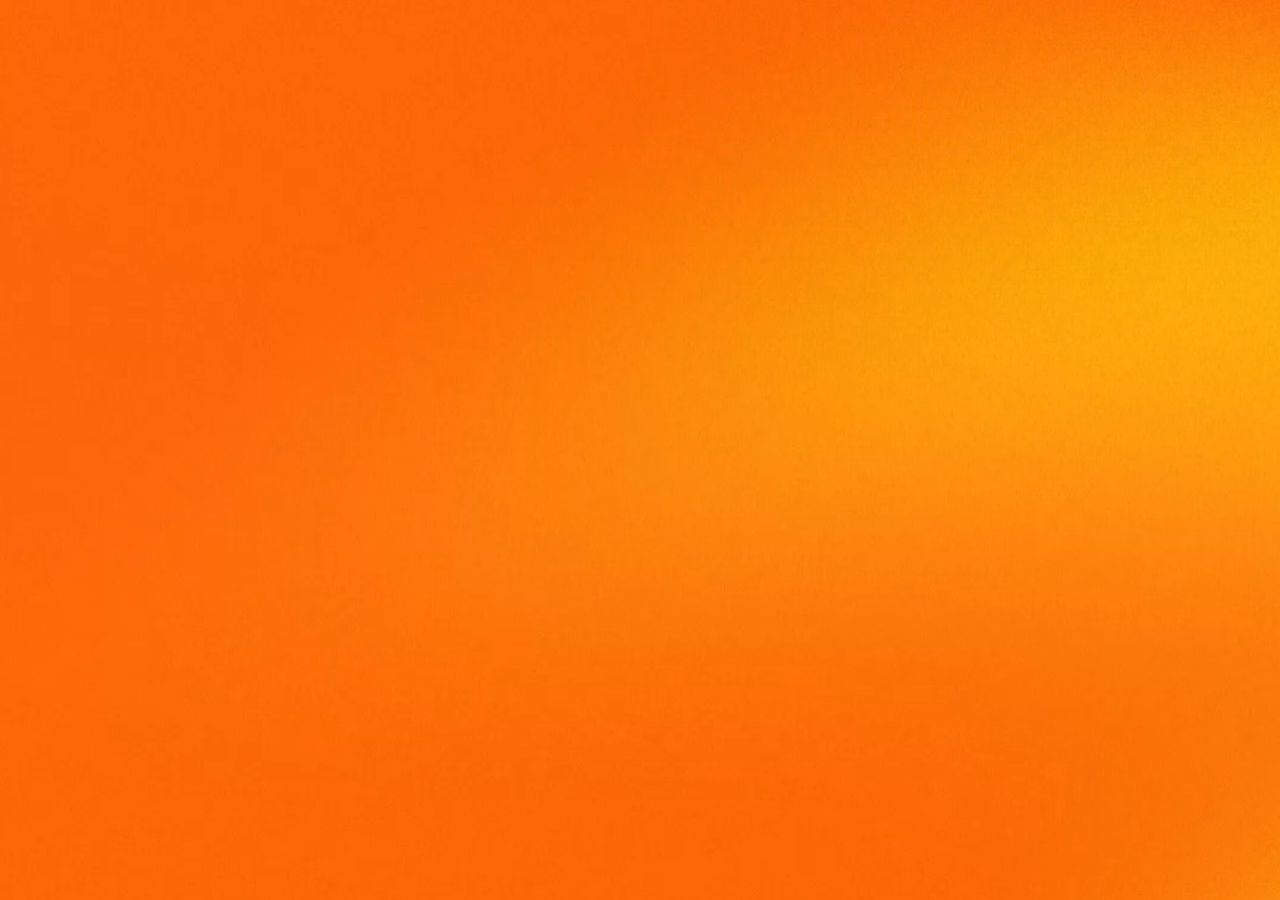
<file: design-showcase/index.html>
<!DOCTYPE html>
<html lang="zh-CN">
<head>
    <meta charset="UTF-8">
    <meta name="viewport" content="width=device-width, initial-scale=1.0">
    <title>设计探索2</title>
    <link rel="stylesheet" href="styles.css">
</head>
<body>
    <div class="white-wipe" id="whiteWipe"></div>
    
    <div class="parallax-backgrounds" id="parallaxBackgrounds">
        <div class="parallax-bg" data-index="0">
            <video src="misan.webm" muted loop playsinline autoplay></video>
        </div>
        <div class="parallax-bg" data-index="1">
            <video src="canting.webm?v=2" muted loop playsinline autoplay></video>
            <img src="zhezhao.png" class="mask-overlay" alt="mask">
        </div>
        <div class="parallax-bg" data-index="2">
            <video src="home.webm?v=2" muted loop playsinline autoplay></video>
            <img src="zhezhao.png" class="mask-overlay" alt="mask">
        </div>
    </div>

    <div class="fixed-texts" id="fixedTexts">
        <div class="fixed-text" data-text-index="1">NOW</div>
        <div class="fixed-text" data-text-index="2">NOWM</div>
    </div>
    
    <div class="scroll-container" id="scrollContainer">
        <section class="page" data-page="0"></section>
        <section class="page" data-page="1"></section>
        <section class="page" data-page="2"></section>
    </div>
    
    <script src="script.js"></script>
</body>
</html>
</file>
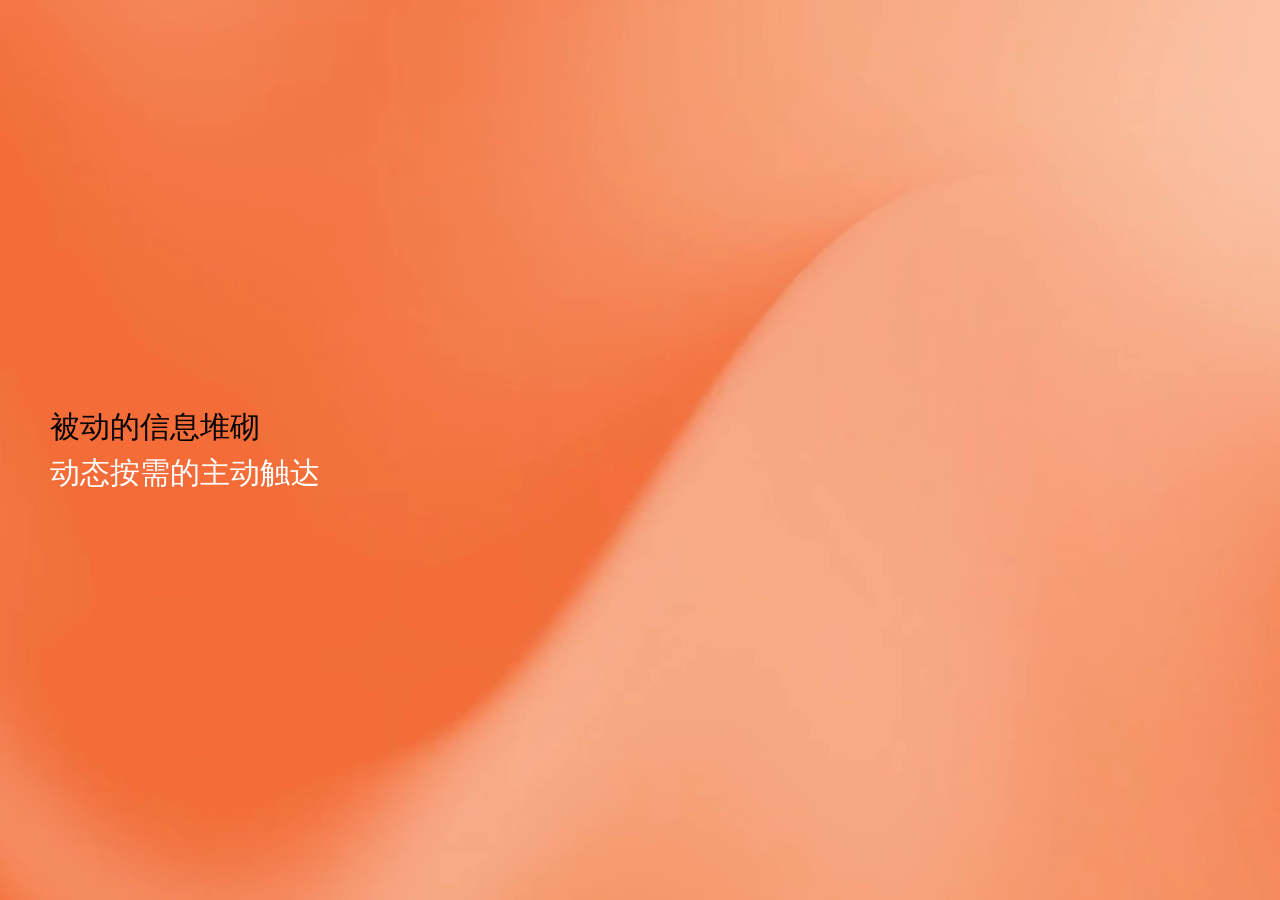
<file: dynamic-fulfillment/index.html>
<!DOCTYPE html>
<html lang="zh-CN">
<head>
    <meta charset="UTF-8">
    <meta name="viewport" content="width=device-width, initial-scale=1.0">
    <title>动态履约触达</title>
    <link rel="stylesheet" href="styles.css?v=3">
</head>
<body>
    <div class="white-wipe" id="whiteWipe"></div>
    
    <div class="fixed-background" id="fixedBackground">
        <video src="base-wu.webm?v=4" muted loop playsinline autoplay></video>
    </div>

    <div class="fixed-texts" id="fixedTexts">
        <div class="fixed-text">
            <div class="fixed-text__line fixed-text__line--top">
                <span class="line-text">被动的信息堆砌</span>
                <span class="strike-line"></span>
            </div>
            <div class="fixed-text__line fixed-text__line--bottom">动态按需的主动触达</div>
        </div>
    </div>

    <div class="fixed-text-groups" id="fixedTextGroups">
        <div class="text-group" data-group-index="0">
            <div class="text-row text-row-1">触什么？何时触？</div>
        </div>
        <div class="text-group" data-group-index="1">
            <div class="text-row text-row-1">触达后延伸价值</div>
        </div>
    </div>
    
    <div class="scroll-container" id="scrollContainer">
        <section class="page page--tall" data-page="0">
            <div class="page-sticky">
                <div class="page-images page-images--two">
                    <img src="one1.png" class="page-content-image page-image--1" alt="待触达页面1">
                    <img src="one2.png" class="page-content-image page-image--2" alt="待触达页面2">
                </div>
            </div>
        </section>
        <section class="page page--cards" data-page="1">
            <div class="card card--top card--1">
                <span class="card__text">闭店提醒</span>
                <div class="card__images">
                    <img src="白卡1-1.png" class="card__img card__img--back" alt="闭店提醒背景">
                    <img src="白卡1-2.png" class="card__img card__img--front" alt="闭店提醒前景">
                </div>
            </div>
            <div class="card card--bottom">
                <span class="card__text">临期提醒</span>
                <div class="card__images">
                    <img src="白卡2-1.png" class="card__img card__img--back" alt="临期提醒背景">
                    <img src="白卡2-2.png" class="card__img card__img--front" alt="临期提醒前景">
                </div>
            </div>
        </section>
        <section class="page page--cards" data-page="2">
            <div class="card card--top">
                <span class="card__text">旅游攻略</span>
                <div class="card__images">
                    <img src="白卡3-1.png" class="card__img card__img--back" alt="旅游攻略背景">
                    <img src="白卡3-2.png" class="card__img card__img--front" alt="旅游攻略前景">
                </div>
            </div>
            <div class="card card--bottom">
                <span class="card__text">极端天气</span>
                <div class="card__images">
                    <img src="白卡4-1.png" class="card__img card__img--back" alt="极端天气背景">
                    <img src="白卡4-2.png" class="card__img card__img--front" alt="极端天气前景">
                </div>
            </div>
        </section>
    </div>
    
    <script src="script.js?v=3"></script>
</body>
</html>
</file>
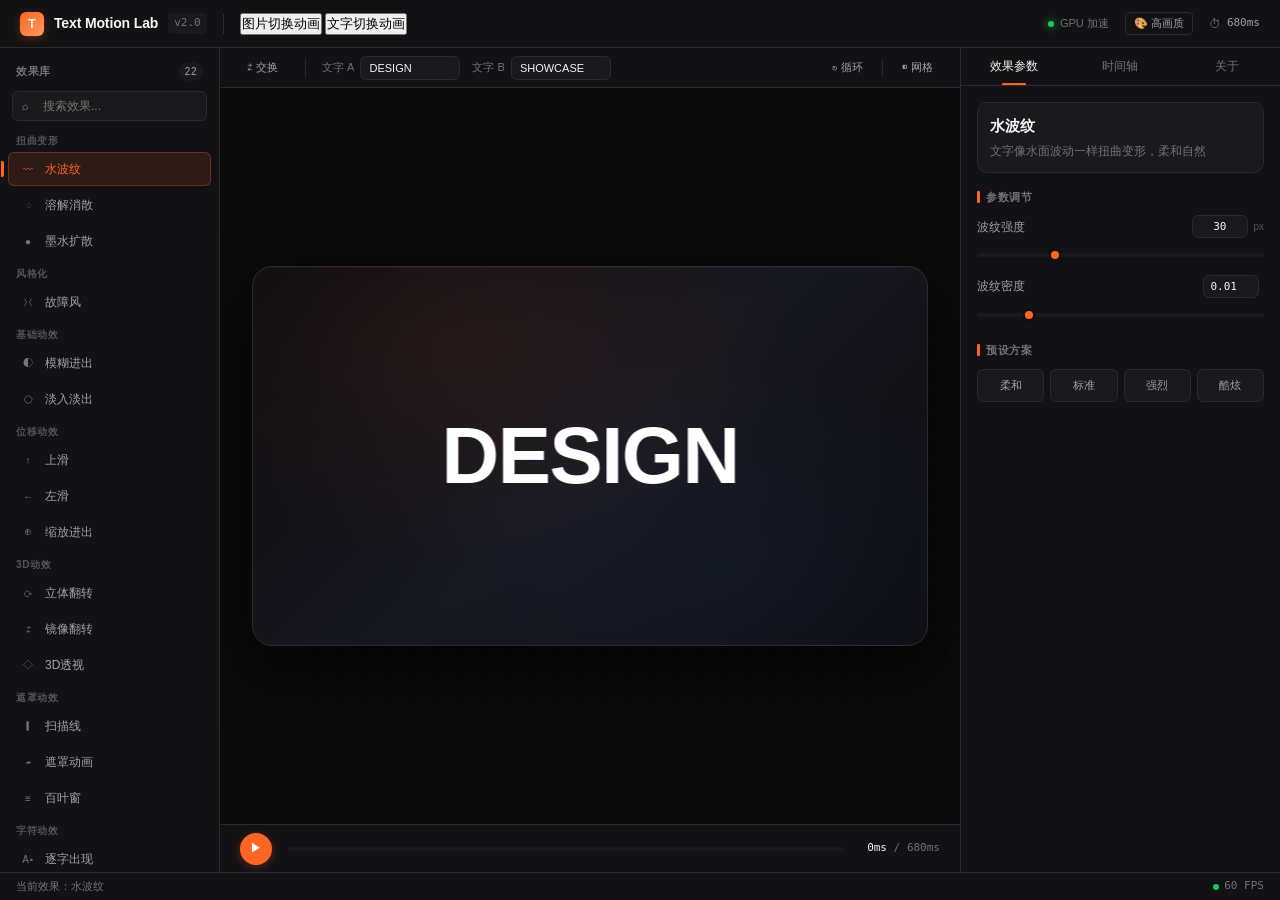
<file: text-effects-demo.html>
<!DOCTYPE html>
<html lang="zh-CN">
<head>
    <meta charset="UTF-8">
    <meta name="viewport" content="width=device-width, initial-scale=1.0">
    <title>Text Motion Lab — 文字动效实验室</title>
    <style>
        :root {
            --bg-primary: #0a0a0b;
            --bg-secondary: #121214;
            --bg-tertiary: #1a1a1d;
            --bg-elevated: #222226;
            --border-primary: #2a2a2f;
            --border-secondary: #333338;
            --text-primary: #f5f5f7;
            --text-secondary: #a1a1aa;
            --text-tertiary: #71717a;
            --text-quaternary: #52525b;
            --accent: #FF6422;
            --accent-hover: #ff7a3d;
            --accent-pressed: #e55a1e;
            --accent-glow: rgba(255, 100, 34, 0.3);
            --success: #22c55e;
            --warning: #f59e0b;
            --error: #ef4444;
            --radius-sm: 6px;
            --radius-md: 10px;
            --radius-lg: 14px;
            --radius-xl: 20px;
            --shadow-sm: 0 1px 2px rgba(0,0,0,0.3);
            --shadow-md: 0 4px 12px rgba(0,0,0,0.4);
            --shadow-lg: 0 12px 32px rgba(0,0,0,0.5);
            --shadow-xl: 0 24px 60px rgba(0,0,0,0.6);
            --font-sans: -apple-system, BlinkMacSystemFont, 'SF Pro Display', 'Segoe UI', Roboto, sans-serif;
            --font-mono: 'SF Mono', 'Monaco', 'Inconsolata', 'Fira Code', monospace;
        }

        * { margin: 0; padding: 0; box-sizing: border-box; }

        html, body {
            height: 100%;
            overflow: hidden;
        }

        body {
            font-family: var(--font-sans);
            background: var(--bg-primary);
            color: var(--text-primary);
            font-size: 13px;
            line-height: 1.5;
            -webkit-font-smoothing: antialiased;
            -moz-osx-font-smoothing: grayscale;
        }

        .app {
            display: flex;
            flex-direction: column;
            height: 100vh;
            width: 100vw;
        }

        /* ========== Top Bar ========== */
        .topbar {
            height: 48px;
            background: var(--bg-secondary);
            border-bottom: 1px solid var(--border-primary);
            display: flex;
            align-items: center;
            padding: 0 20px;
            gap: 16px;
            flex-shrink: 0;
        }

        .topbar-brand {
            display: flex;
            align-items: center;
            gap: 10px;
        }

        .brand-logo {
            width: 24px;
            height: 24px;
            background: linear-gradient(135deg, var(--accent), #ff9a5a);
            border-radius: 6px;
            display: flex;
            align-items: center;
            justify-content: center;
            font-size: 12px;
            font-weight: 800;
            color: #fff;
            box-shadow: 0 2px 8px var(--accent-glow);
        }

        .brand-name {
            font-size: 14px;
            font-weight: 600;
            letter-spacing: -0.01em;
        }

        .brand-version {
            font-size: 11px;
            color: var(--text-tertiary);
            background: var(--bg-tertiary);
            padding: 2px 6px;
            border-radius: 4px;
            font-family: var(--font-mono);
        }

        .topbar-divider {
            width: 1px;
            height: 20px;
            background: var(--border-primary);
        }

        .topbar-stats {
            display: flex;
            gap: 16px;
            margin-left: auto;
            align-items: center;
        }

        .stat-item {
            display: flex;
            align-items: center;
            gap: 6px;
            font-size: 11px;
            color: var(--text-tertiary);
        }

        .stat-dot {
            width: 6px;
            height: 6px;
            border-radius: 50%;
            background: var(--success);
            box-shadow: 0 0 8px var(--success);
        }

        .stat-value {
            color: var(--text-secondary);
            font-family: var(--font-mono);
            font-size: 11px;
        }

        /* ========== Main Layout ========== */
        .main {
            display: flex;
            flex: 1;
            overflow: hidden;
        }

        /* ========== Left Sidebar - Effects List ========== */
        .sidebar-left {
            width: 220px;
            background: var(--bg-secondary);
            border-right: 1px solid var(--border-primary);
            display: flex;
            flex-direction: column;
            flex-shrink: 0;
        }

        .sidebar-header {
            padding: 14px 16px 10px;
            font-size: 11px;
            font-weight: 600;
            color: var(--text-tertiary);
            text-transform: uppercase;
            letter-spacing: 0.05em;
            display: flex;
            align-items: center;
            justify-content: space-between;
        }

        .sidebar-header-count {
            font-size: 10px;
            background: var(--bg-tertiary);
            padding: 2px 6px;
            border-radius: 10px;
            color: var(--text-secondary);
            font-weight: 500;
        }

        .effect-search {
            margin: 0 12px 8px;
            position: relative;
        }

        .effect-search input {
            width: 100%;
            padding: 7px 10px 7px 30px;
            background: var(--bg-tertiary);
            border: 1px solid var(--border-primary);
            border-radius: var(--radius-sm);
            color: var(--text-primary);
            font-size: 12px;
            outline: none;
            transition: all 0.15s;
        }

        .effect-search input:focus {
            border-color: var(--accent);
            background: var(--bg-secondary);
        }

        .effect-search::before {
            content: '⌕';
            position: absolute;
            left: 10px;
            top: 50%;
            transform: translateY(-50%);
            font-size: 12px;
            color: var(--text-tertiary);
        }

        .effect-list {
            flex: 1;
            overflow-y: auto;
            padding: 4px 8px 8px;
        }

        .effect-list::-webkit-scrollbar { width: 6px; }
        .effect-list::-webkit-scrollbar-track { background: transparent; }
        .effect-list::-webkit-scrollbar-thumb { 
            background: var(--border-secondary); 
            border-radius: 3px; 
        }
        .effect-list::-webkit-scrollbar-thumb:hover { background: var(--text-quaternary); }

        .effect-category {
            margin-top: 8px;
            margin-bottom: 4px;
            padding: 0 8px;
            font-size: 10px;
            font-weight: 600;
            color: var(--text-quaternary);
            text-transform: uppercase;
            letter-spacing: 0.06em;
        }
        .effect-category:first-child { margin-top: 0; }

        .effect-btn {
            width: 100%;
            padding: 7px 10px;
            background: transparent;
            border: 1px solid transparent;
            border-radius: var(--radius-sm);
            color: var(--text-secondary);
            font-size: 12px;
            cursor: pointer;
            transition: all 0.12s ease;
            text-align: left;
            display: flex;
            align-items: center;
            gap: 8px;
            margin-bottom: 2px;
            position: relative;
        }

        .effect-btn:hover { 
            background: var(--bg-tertiary); 
            color: var(--text-primary); 
        }

        .effect-btn.active { 
            background: rgba(255, 100, 34, 0.12); 
            border-color: rgba(255, 100, 34, 0.3); 
            color: var(--accent); 
        }

        .effect-btn.active::before {
            content: '';
            position: absolute;
            left: -8px;
            top: 50%;
            transform: translateY(-50%);
            width: 3px;
            height: 16px;
            background: var(--accent);
            border-radius: 0 2px 2px 0;
        }

        .effect-icon {
            width: 18px;
            height: 18px;
            display: flex;
            align-items: center;
            justify-content: center;
            font-size: 10px;
            opacity: 0.7;
        }

        .effect-btn.active .effect-icon { opacity: 1; }

        .effect-fav {
            margin-left: auto;
            font-size: 10px;
            opacity: 0;
            transition: opacity 0.15s;
            color: var(--text-quaternary);
        }

        .effect-btn:hover .effect-fav { opacity: 1; }
        .effect-fav.active { opacity: 1; color: var(--warning); }

        /* ========== Center - Preview Area ========== */
        .center-area {
            flex: 1;
            display: flex;
            flex-direction: column;
            min-width: 0;
            background: var(--bg-primary);
        }

        .preview-toolbar {
            height: 40px;
            background: var(--bg-secondary);
            border-bottom: 1px solid var(--border-primary);
            display: flex;
            align-items: center;
            padding: 0 16px;
            gap: 12px;
            flex-shrink: 0;
        }

        .toolbar-group {
            display: flex;
            align-items: center;
            gap: 4px;
        }

        .toolbar-group-right {
            margin-left: auto;
            display: flex;
            align-items: center;
            gap: 4px;
        }

        .toolbar-btn {
            padding: 6px 10px;
            background: transparent;
            border: 1px solid transparent;
            border-radius: var(--radius-sm);
            color: var(--text-secondary);
            font-size: 11px;
            cursor: pointer;
            transition: all 0.12s;
            display: flex;
            align-items: center;
            gap: 5px;
        }

        .toolbar-btn:hover { 
            background: var(--bg-tertiary); 
            color: var(--text-primary); 
        }

        .toolbar-btn.active { 
            background: var(--bg-tertiary); 
            border-color: var(--border-secondary);
            color: var(--text-primary); 
        }

        .toolbar-divider {
            width: 1px;
            height: 18px;
            background: var(--border-primary);
            margin: 0 4px;
        }

        .text-input-group {
            display: flex;
            align-items: center;
            gap: 6px;
        }

        .text-input-group label {
            font-size: 11px;
            color: var(--text-tertiary);
        }

        .text-input-group input {
            width: 100px;
            padding: 5px 8px;
            background: var(--bg-tertiary);
            border: 1px solid var(--border-primary);
            border-radius: var(--radius-sm);
            color: var(--text-primary);
            font-size: 11px;
            outline: none;
            transition: all 0.15s;
        }

        .text-input-group input:focus {
            border-color: var(--accent);
        }

        .preview-container {
            flex: 1;
            display: flex;
            align-items: center;
            justify-content: center;
            padding: 32px;
            position: relative;
            overflow: hidden;
        }

        .preview-grid-bg {
            position: absolute;
            inset: 0;
            background-image: 
                radial-gradient(circle, var(--border-primary) 1px, transparent 1px);
            background-size: 24px 24px;
            opacity: 0.3;
            pointer-events: none;
        }

        .preview-stage {
            width: 100%;
            max-width: 800px;
            aspect-ratio: 16 / 9;
            background: linear-gradient(135deg, #0d0d10 0%, #181820 50%, #0d0d10 100%);
            border-radius: var(--radius-xl);
            position: relative;
            overflow: hidden;
            box-shadow: 
                var(--shadow-xl),
                inset 0 1px 0 rgba(255,255,255,0.03);
            border: 1px solid var(--border-primary);
        }

        .preview-stage::before {
            content: '';
            position: absolute;
            inset: 0;
            background: 
                radial-gradient(ellipse at 30% 20%, rgba(255, 100, 34, 0.08) 0%, transparent 50%),
                radial-gradient(ellipse at 70% 80%, rgba(59, 130, 246, 0.06) 0%, transparent 50%);
            pointer-events: none;
        }

        #canvasLayer {
            position: absolute;
            top: 0;
            left: 0;
            width: 100%;
            height: 100%;
            pointer-events: none;
            z-index: 10;
        }

        .preview-text {
            position: absolute;
            top: 50%;
            left: 50%;
            transform: translate3d(-50%, -50%, 0);
            font-size: clamp(40px, 8vw, 80px);
            font-weight: 800;
            color: #fff;
            white-space: nowrap;
            line-height: 1;
            will-change: transform, opacity, filter;
            font-family: var(--font-sans);
            letter-spacing: -0.02em;
            z-index: 5;
            backface-visibility: hidden;
            perspective: 1000px;
        }

        .scrubber-bar {
            height: 48px;
            background: var(--bg-secondary);
            border-top: 1px solid var(--border-primary);
            display: flex;
            align-items: center;
            padding: 0 20px;
            gap: 16px;
            flex-shrink: 0;
        }

        .play-btn {
            width: 32px;
            height: 32px;
            background: var(--accent);
            border: none;
            border-radius: 50%;
            color: #fff;
            font-size: 12px;
            cursor: pointer;
            display: flex;
            align-items: center;
            justify-content: center;
            transition: all 0.15s;
            box-shadow: 0 2px 8px var(--accent-glow);
            flex-shrink: 0;
        }

        .play-btn:hover { 
            background: var(--accent-hover); 
            transform: scale(1.05);
        }
        .play-btn:active { 
            background: var(--accent-pressed); 
            transform: scale(0.98);
        }

        .scrubber-track {
            flex: 1;
            height: 4px;
            background: var(--bg-tertiary);
            border-radius: 2px;
            position: relative;
            cursor: pointer;
        }

        .scrubber-fill {
            position: absolute;
            left: 0;
            top: 0;
            height: 100%;
            background: var(--accent);
            border-radius: 2px;
            width: 0%;
            transition: width 0.05s linear;
        }

        .scrubber-thumb {
            position: absolute;
            top: 50%;
            left: 0%;
            transform: translate(-50%, -50%);
            width: 14px;
            height: 14px;
            background: #fff;
            border-radius: 50%;
            box-shadow: 0 2px 6px rgba(0,0,0,0.4);
            opacity: 0;
            transition: opacity 0.15s;
            pointer-events: none;
        }

        .scrubber-track:hover .scrubber-thumb { opacity: 1; }

        .scrubber-time {
            font-size: 11px;
            font-family: var(--font-mono);
            color: var(--text-tertiary);
            min-width: 80px;
            text-align: right;
            flex-shrink: 0;
        }

        .scrubber-time .current {
            color: var(--text-primary);
        }

        /* ========== Right Sidebar - Params ========== */
        .sidebar-right {
            width: 320px;
            background: var(--bg-secondary);
            border-left: 1px solid var(--border-primary);
            display: flex;
            flex-direction: column;
            flex-shrink: 0;
        }

        .tabs {
            display: flex;
            border-bottom: 1px solid var(--border-primary);
            background: var(--bg-secondary);
            flex-shrink: 0;
        }

        .tab-btn {
            flex: 1;
            padding: 10px 8px;
            background: transparent;
            border: none;
            color: var(--text-tertiary);
            font-size: 12px;
            cursor: pointer;
            transition: all 0.15s;
            position: relative;
            font-weight: 500;
        }

        .tab-btn:hover { color: var(--text-secondary); }
        .tab-btn.active { color: var(--text-primary); }

        .tab-btn.active::after {
            content: '';
            position: absolute;
            bottom: 0;
            left: 50%;
            transform: translateX(-50%);
            width: 24px;
            height: 2px;
            background: var(--accent);
            border-radius: 1px 1px 0 0;
        }

        .tab-content {
            flex: 1;
            overflow-y: auto;
            padding: 16px;
            display: none;
        }

        .tab-content.active { display: block; }

        .tab-content::-webkit-scrollbar { width: 6px; }
        .tab-content::-webkit-scrollbar-track { background: transparent; }
        .tab-content::-webkit-scrollbar-thumb { 
            background: var(--border-secondary); 
            border-radius: 3px; 
        }

        .section {
            margin-bottom: 20px;
        }

        .section-title {
            font-size: 11px;
            font-weight: 600;
            color: var(--text-tertiary);
            text-transform: uppercase;
            letter-spacing: 0.05em;
            margin-bottom: 10px;
            display: flex;
            align-items: center;
            gap: 6px;
        }

        .section-title::before {
            content: '';
            width: 3px;
            height: 12px;
            background: var(--accent);
            border-radius: 1px;
        }

        .param-item { 
            margin-bottom: 12px; 
        }
        .param-item:last-child { margin-bottom: 0; }
        
        .param-label {
            display: flex;
            justify-content: space-between;
            align-items: center;
            margin-bottom: 5px;
        }

        .param-name { 
            font-size: 12px; 
            color: var(--text-secondary); 
        }

        .param-value { 
            display: flex; 
            align-items: center; 
            gap: 5px; 
        }

        .param-value input[type="number"] {
            width: 56px;
            padding: 4px 6px;
            background: var(--bg-tertiary);
            border: 1px solid var(--border-primary);
            border-radius: var(--radius-sm);
            color: var(--text-primary);
            font-size: 11px;
            text-align: right;
            font-family: var(--font-mono);
            outline: none;
            transition: all 0.15s;
        }

        .param-value input[type="number"]:focus {
            border-color: var(--accent);
        }

        .param-unit { 
            font-size: 10px; 
            color: var(--text-quaternary); 
        }
        
        .param-slider {
            width: 100%;
            height: 4px;
            -webkit-appearance: none;
            appearance: none;
            background: var(--bg-tertiary);
            border-radius: 2px;
            cursor: pointer;
            position: relative;
        }

        .param-slider::-webkit-slider-thumb {
            -webkit-appearance: none;
            appearance: none;
            width: 12px;
            height: 12px;
            background: var(--accent);
            border-radius: 50%;
            cursor: pointer;
            border: 2px solid var(--bg-secondary);
            transition: transform 0.1s;
            box-shadow: 0 1px 3px rgba(0,0,0,0.3);
        }

        .param-slider::-webkit-slider-thumb:hover { transform: scale(1.2); }

        .select-box {
            width: 100%;
            padding: 6px 8px;
            background: var(--bg-tertiary);
            border: 1px solid var(--border-primary);
            border-radius: var(--radius-sm);
            color: var(--text-primary);
            font-size: 12px;
            cursor: pointer;
            outline: none;
            transition: all 0.15s;
        }

        .select-box:focus { border-color: var(--accent); }

        .color-picker {
            width: 100%;
            height: 32px;
            border: 1px solid var(--border-primary);
            border-radius: var(--radius-sm);
            cursor: pointer;
            background: none;
            padding: 2px;
        }

        .color-picker::-webkit-color-swatch-wrapper { padding: 0; }
        .color-picker::-webkit-color-swatch { 
            border-radius: 4px; 
            border: none;
        }

        .preset-grid {
            display: grid;
            grid-template-columns: repeat(4, 1fr);
            gap: 6px;
        }

        .preset-btn {
            padding: 8px 6px;
            background: var(--bg-tertiary);
            border: 1px solid var(--border-primary);
            border-radius: var(--radius-sm);
            color: var(--text-secondary);
            font-size: 11px;
            cursor: pointer;
            transition: all 0.15s;
            text-align: center;
            font-weight: 500;
        }

        .preset-btn:hover { 
            background: var(--bg-elevated); 
            color: var(--text-primary); 
            border-color: var(--border-secondary); 
        }
        .preset-btn.active { 
            background: rgba(255, 100, 34, 0.15); 
            border-color: var(--accent); 
            color: var(--accent); 
        }

        .timeline-visual {
            height: 24px;
            background: var(--bg-tertiary);
            border-radius: var(--radius-sm);
            position: relative;
            margin-bottom: 12px;
            overflow: hidden;
            border: 1px solid var(--border-primary);
        }

        .timeline-seg {
            position: absolute;
            top: 0;
            height: 100%;
            transition: all 0.2s;
        }

        .timeline-seg.out { 
            background: linear-gradient(90deg, rgba(239, 68, 68, 0.3), rgba(239, 68, 68, 0.5)); 
        }
        .timeline-seg.pause { 
            background: rgba(161, 161, 170, 0.2); 
        }
        .timeline-seg.in { 
            background: linear-gradient(90deg, rgba(34, 197, 94, 0.5), rgba(34, 197, 94, 0.3)); 
        }
        .timeline-seg.overlap {
            background: rgba(255, 100, 34, 0.4);
        }

        .timeline-labels {
            display: flex;
            justify-content: space-between;
            font-size: 10px;
            color: var(--text-quaternary);
            margin-bottom: 8px;
        }

        .stats-grid {
            display: grid;
            grid-template-columns: 1fr 1fr;
            gap: 8px;
        }

        .stat-card {
            background: var(--bg-tertiary);
            border: 1px solid var(--border-primary);
            border-radius: var(--radius-sm);
            padding: 8px 10px;
        }

        .stat-card-label {
            font-size: 10px;
            color: var(--text-tertiary);
            margin-bottom: 2px;
        }

        .stat-card-value {
            font-size: 13px;
            font-weight: 600;
            font-family: var(--font-mono);
            color: var(--text-primary);
        }

        .effect-info-card {
            background: var(--bg-tertiary);
            border: 1px solid var(--border-primary);
            border-radius: var(--radius-md);
            padding: 12px;
            margin-bottom: 16px;
        }

        .effect-info-title {
            font-size: 15px;
            font-weight: 600;
            margin-bottom: 4px;
            display: flex;
            align-items: center;
            gap: 8px;
        }

        .effect-info-desc {
            font-size: 12px;
            color: var(--text-tertiary);
            line-height: 1.5;
        }

        .kbd {
            display: inline-block;
            padding: 1px 5px;
            background: var(--bg-elevated);
            border: 1px solid var(--border-secondary);
            border-radius: 3px;
            font-size: 10px;
            font-family: var(--font-mono);
            color: var(--text-secondary);
        }

        .shortcuts-list {
            display: flex;
            flex-direction: column;
            gap: 6px;
        }

        .shortcut-item {
            display: flex;
            justify-content: space-between;
            align-items: center;
            font-size: 12px;
            color: var(--text-secondary);
        }

        .shortcut-keys {
            display: flex;
            gap: 3px;
        }

        /* ========== SVG Filters ========== */
        .svg-filters { width: 0; height: 0; position: absolute; }

        /* ========== Bottom Bar ========== */
        .bottombar {
            height: 28px;
            background: var(--bg-secondary);
            border-top: 1px solid var(--border-primary);
            display: flex;
            align-items: center;
            padding: 0 16px;
            gap: 16px;
            font-size: 11px;
            color: var(--text-tertiary);
            flex-shrink: 0;
        }

        .bottombar-right {
            margin-left: auto;
            display: flex;
            gap: 16px;
            align-items: center;
        }

        .fps-indicator {
            font-family: var(--font-mono);
            display: flex;
            align-items: center;
            gap: 5px;
        }

        .fps-dot {
            width: 6px;
            height: 6px;
            border-radius: 50%;
            background: var(--success);
        }
    </style>
</head>
<body>
    <svg class="svg-filters">
        <defs>
            <filter id="waveFilter" x="-20%" y="-20%" width="140%" height="140%">
                <feTurbulence id="waveTurb" type="fractalNoise" baseFrequency="0.012 0.025" numOctaves="1" result="turbulence" seed="3"/>
                <feDisplacementMap id="waveDisp" in="SourceGraphic" in2="turbulence" scale="0" xChannelSelector="R" yChannelSelector="G"/>
            </filter>
            <filter id="dissolveFilter" x="-10%" y="-10%" width="120%" height="120%">
                <feTurbulence id="dissolveTurb" type="fractalNoise" baseFrequency="0.05 0.05" numOctaves="1" result="noise" seed="1"/>
                <feDisplacementMap id="dissolveDisp" in="SourceGraphic" in2="noise" scale="0" xChannelSelector="R" yChannelSelector="G"/>
            </filter>
            <filter id="inkFilter" x="-15%" y="-15%" width="130%" height="130%">
                <feTurbulence id="inkTurb" type="fractalNoise" baseFrequency="0.02 0.02" numOctaves="1" result="noise" seed="5"/>
                <feDisplacementMap id="inkDisp" in="SourceGraphic" in2="noise" scale="0" xChannelSelector="R" yChannelSelector="G"/>
            </filter>
            <filter id="glitchFilter" x="-10%" y="-10%" width="120%" height="120%">
                <feTurbulence type="turbulence" baseFrequency="0.03" numOctaves="1" result="noise"/>
                <feDisplacementMap in="SourceGraphic" in2="noise" scale="0" xChannelSelector="R" yChannelSelector="G"/>
            </filter>
        </defs>
    </svg>

    <div class="app">
        <!-- Top Bar -->
        <div class="topbar">
            <div class="topbar-brand">
                <div class="brand-logo">T</div>
                <span class="brand-name">Text Motion Lab</span>
                <span class="brand-version">v2.0</span>
            </div>
            <div class="topbar-divider"></div>
            <div class="topbar-tabs">
                <button class="topbar-tab" onclick="location.href='image-transitions-demo.html'">图片切换动画</button>
                <button class="topbar-tab active">文字切换动画</button>
            </div>
            <div class="topbar-stats">
                <div class="stat-item">
                    <span class="stat-dot"></span>
                    <span>GPU 加速</span>
                </div>
                <div class="stat-item">
                    <button id="perfModeBtn" style="background:none;border:1px solid var(--border-primary);color:var(--text-secondary);font-size:11px;padding:3px 8px;border-radius:4px;cursor:pointer;transition:all 0.15s;">🎨 高画质</button>
                </div>
                <div class="stat-item">
                    <span style="font-size: 12px;">⏱</span>
                    <span class="stat-value" id="totalTimeDisplay">800ms</span>
                </div>
            </div>
        </div>

        <!-- Main Content -->
        <div class="main">
            <!-- Left Sidebar -->
            <div class="sidebar-left">
                <div class="sidebar-header">
                    <span>效果库</span>
                    <span class="sidebar-header-count" id="effectCount">22</span>
                </div>
                <div class="effect-search">
                    <input type="text" id="effectSearch" placeholder="搜索效果...">
                </div>
                <div class="effect-list" id="effectList"></div>
            </div>

            <!-- Center Area -->
            <div class="center-area">
                <div class="preview-toolbar">
                    <div class="toolbar-group">
                        <button class="toolbar-btn" id="textSwapBtn">⇄ 交换</button>
                    </div>
                    <div class="toolbar-divider"></div>
                    <div class="text-input-group">
                        <label>文字 A</label>
                        <input type="text" id="textAInput" value="DESIGN">
                    </div>
                    <div class="text-input-group">
                        <label>文字 B</label>
                        <input type="text" id="textBInput" value="SHOWCASE">
                    </div>
                    <div class="toolbar-group-right">
                        <button class="toolbar-btn" id="loopBtn">↻ 循环</button>
                        <div class="toolbar-divider"></div>
                        <button class="toolbar-btn" id="bgToggleBtn">◧ 网格</button>
                    </div>
                </div>

                <div class="preview-container" id="previewContainer">
                    <div class="preview-grid-bg" id="gridBg"></div>
                    <div class="preview-stage" id="previewStage">
                        <canvas id="canvasLayer"></canvas>
                        <div class="preview-text" id="textA">DESIGN</div>
                        <div class="preview-text" id="textB">SHOWCASE</div>
                    </div>
                </div>

                <div class="scrubber-bar">
                    <button class="play-btn" id="playBtn">▶</button>
                    <div class="scrubber-track" id="scrubberTrack">
                        <div class="scrubber-fill" id="scrubberFill"></div>
                        <div class="scrubber-thumb" id="scrubberThumb"></div>
                    </div>
                    <div class="scrubber-time">
                        <span class="current" id="currentTime">0ms</span> / <span id="totalTimeScrubber">800ms</span>
                    </div>
                </div>
            </div>

            <!-- Right Sidebar -->
            <div class="sidebar-right">
                <div class="tabs">
                    <button class="tab-btn active" data-tab="effect">效果参数</button>
                    <button class="tab-btn" data-tab="timeline">时间轴</button>
                    <button class="tab-btn" data-tab="about">关于</button>
                </div>

                <!-- Effect Params Tab -->
                <div class="tab-content active" id="tab-effect">
                    <div class="effect-info-card">
                        <div class="effect-info-title" id="infoEffectName">水波纹</div>
                        <div class="effect-info-desc" id="infoEffectDesc">文字像水面波动一样扭曲变形</div>
                    </div>

                    <div class="section">
                        <div class="section-title">参数调节</div>
                        <div id="effectParams"></div>
                    </div>

                    <div class="section">
                        <div class="section-title">预设方案</div>
                        <div class="preset-grid" id="presetRow"></div>
                    </div>
                </div>

                <!-- Timeline Tab -->
                <div class="tab-content" id="tab-timeline">
                    <div class="section">
                        <div class="section-title">时间轴可视化</div>
                        <div class="timeline-labels">
                            <span>退场</span>
                            <span>停顿</span>
                            <span>入场</span>
                        </div>
                        <div class="timeline-visual" id="timelineVisual">
                            <div class="timeline-seg out" id="visOut"></div>
                            <div class="timeline-seg pause" id="visPause"></div>
                            <div class="timeline-seg in" id="visIn"></div>
                        </div>
                    </div>

                    <div class="section">
                        <div class="section-title">阶段时长</div>
                        <div class="param-item">
                            <div class="param-label">
                                <span class="param-name">退场时长</span>
                                <span class="param-value">
                                    <input type="number" id="outDuration" value="400" min="0" max="2000" step="50">
                                    <span class="param-unit">ms</span>
                                </span>
                            </div>
                            <input type="range" id="outDurationSlider" class="param-slider" min="0" max="2000" step="50" value="400">
                        </div>
                        <div class="param-item">
                            <div class="param-label">
                                <span class="param-name">停顿时间</span>
                                <span class="param-value">
                                    <input type="number" id="pauseDuration" value="0" min="0" max="1000" step="50">
                                    <span class="param-unit">ms</span>
                                </span>
                            </div>
                            <input type="range" id="pauseDurationSlider" class="param-slider" min="0" max="1000" step="50" value="0">
                        </div>
                        <div class="param-item">
                            <div class="param-label">
                                <span class="param-name">入场时长</span>
                                <span class="param-value">
                                    <input type="number" id="inDuration" value="400" min="0" max="2000" step="50">
                                    <span class="param-unit">ms</span>
                                </span>
                            </div>
                            <input type="range" id="inDurationSlider" class="param-slider" min="0" max="2000" step="50" value="400">
                        </div>
                    </div>

                    <div class="section">
                        <div class="section-title">高级控制</div>
                        <div class="param-item">
                            <div class="param-label">
                                <span class="param-name">重叠比例</span>
                                <span class="param-value">
                                    <input type="number" id="overlap" value="0.3" min="0" max="0.8" step="0.05">
                                </span>
                            </div>
                            <input type="range" id="overlapSlider" class="param-slider" min="0" max="0.8" step="0.05" value="0.3">
                        </div>
                        <div class="param-item">
                            <div class="param-label">
                                <span class="param-name">缓动曲线</span>
                            </div>
                            <select id="easeType" class="select-box">
                                <option value="linear">线性 (Linear)</option>
                                <option value="ease">平滑 (Ease)</option>
                                <option value="easeIn">缓入 (Ease In)</option>
                                <option value="easeOut">缓出 (Ease Out)</option>
                                <option value="easeInOut">缓入缓出 (Ease In Out)</option>
                                <option value="easeOutCubic">立方缓出 (Cubic)</option>
                                <option value="easeOutQuart">四次缓出 (Quart)</option>
                                <option value="easeOutExpo">指数缓出 (Expo)</option>
                                <option value="easeOutCirc">圆形缓出 (Circ)</option>
                                <option value="bounce">弹跳 (Bounce)</option>
                                <option value="elastic">弹性 (Elastic)</option>
                                <option value="back">回退 (Back)</option>
                            </select>
                        </div>
                        <div class="param-item">
                            <div class="param-label">
                                <span class="param-name">字符延迟</span>
                                <span class="param-value">
                                    <input type="number" id="charDelay" value="0" min="0" max="150" step="5">
                                    <span class="param-unit">ms</span>
                                </span>
                            </div>
                            <input type="range" id="charDelaySlider" class="param-slider" min="0" max="150" step="5" value="0">
                        </div>
                    </div>

                    <div class="section">
                        <div class="section-title">统计</div>
                        <div class="stats-grid">
                            <div class="stat-card">
                                <div class="stat-card-label">总时长</div>
                                <div class="stat-card-value" id="statTotal">800ms</div>
                            </div>
                            <div class="stat-card">
                                <div class="stat-card-label">退场占比</div>
                                <div class="stat-card-value" id="statOut">50%</div>
                            </div>
                            <div class="stat-card">
                                <div class="stat-card-label">入场占比</div>
                                <div class="stat-card-value" id="statIn">50%</div>
                            </div>
                            <div class="stat-card">
                                <div class="stat-card-label">重叠时间</div>
                                <div class="stat-card-value" id="statOverlap">120ms</div>
                            </div>
                        </div>
                    </div>
                </div>

                <!-- About Tab -->
                <div class="tab-content" id="tab-about">
                    <div class="section">
                        <div class="section-title">关于</div>
                        <p style="font-size: 12px; color: var(--text-tertiary); line-height: 1.6;">
                            Text Motion Lab 是一款专业的文字动效调试工具，支持 22 种精选切换效果，
                            配备三阶段时间轴系统与实时参数调节，帮助你找到完美的动效"手感"。
                        </p>
                    </div>
                    <div class="section">
                        <div class="section-title">快捷键</div>
                        <div class="shortcuts-list">
                            <div class="shortcut-item">
                                <span>播放/暂停</span>
                                <div class="shortcut-keys"><span class="kbd">Space</span></div>
                            </div>
                            <div class="shortcut-item">
                                <span>重置</span>
                                <div class="shortcut-keys"><span class="kbd">R</span></div>
                            </div>
                            <div class="shortcut-item">
                                <span>上一个效果</span>
                                <div class="shortcut-keys"><span class="kbd">↑</span></div>
                            </div>
                            <div class="shortcut-item">
                                <span>下一个效果</span>
                                <div class="shortcut-keys"><span class="kbd">↓</span></div>
                            </div>
                            <div class="shortcut-item">
                                <span>搜索效果</span>
                                <div class="shortcut-keys"><span class="kbd">⌘</span><span class="kbd">K</span></div>
                            </div>
                            <div class="shortcut-item">
                                <span>切换标签</span>
                                <div class="shortcut-keys"><span class="kbd">⌘</span><span class="kbd">1-3</span></div>
                            </div>
                        </div>
                    </div>
                </div>
            </div>
        </div>

        <!-- Bottom Bar -->
        <div class="bottombar">
            <span id="currentEffectDisplay">当前效果：水波纹</span>
            <div class="bottombar-right">
                <div class="fps-indicator">
                    <span class="fps-dot" id="fpsDot"></span>
                    <span id="fpsDisplay">60 FPS</span>
                </div>
            </div>
        </div>
    </div>

    <script>
        const textA = document.getElementById('textA');
        const textB = document.getElementById('textB');
        const canvas = document.getElementById('canvasLayer');
        const ctx = canvas.getContext('2d');
        
        const effectList = document.getElementById('effectList');
        const effectParams = document.getElementById('effectParams');
        const presetRow = document.getElementById('presetRow');
        
        const playBtn = document.getElementById('playBtn');
        const scrubberTrack = document.getElementById('scrubberTrack');
        const scrubberFill = document.getElementById('scrubberFill');
        const scrubberThumb = document.getElementById('scrubberThumb');
        const currentTimeDisplay = document.getElementById('currentTime');
        const totalTimeScrubber = document.getElementById('totalTimeScrubber');
        const totalTimeDisplay = document.getElementById('totalTimeDisplay');

        const infoEffectName = document.getElementById('infoEffectName');
        const infoEffectDesc = document.getElementById('infoEffectDesc');

        const statTotal = document.getElementById('statTotal');
        const statOut = document.getElementById('statOut');
        const statIn = document.getElementById('statIn');
        const statOverlap = document.getElementById('statOverlap');

        const visOut = document.getElementById('visOut');
        const visPause = document.getElementById('visPause');
        const visIn = document.getElementById('visIn');

        const fpsDisplay = document.getElementById('fpsDisplay');
        const fpsDot = document.getElementById('fpsDot');
        const currentEffectDisplay = document.getElementById('currentEffectDisplay');

        const textAInput = document.getElementById('textAInput');
        const textBInput = document.getElementById('textBInput');
        const effectSearch = document.getElementById('effectSearch');

        function resizeCanvas() {
            const rect = canvas.getBoundingClientRect();
            canvas.width = rect.width * window.devicePixelRatio;
            canvas.height = rect.height * window.devicePixelRatio;
            ctx.scale(window.devicePixelRatio, window.devicePixelRatio);
        }
        window.addEventListener('resize', resizeCanvas);
        resizeCanvas();

        function clearCanvas() {
            ctx.clearRect(0, 0, canvas.width / window.devicePixelRatio, canvas.height / window.devicePixelRatio);
        }

        function resetText(el) {
            el.style.opacity = '';
            el.style.transform = 'translate(-50%, -50%)';
            el.style.filter = '';
            el.style.clipPath = '';
            el.style.textShadow = '';
            el.style.transformOrigin = '';
            el.style.left = '50%';
            el.style.top = '50%';
            el.style.color = '#fff';
            el.style.webkitTextStroke = '';
            el.style.background = '';
            el.style.webkitBackgroundClip = '';
            el.style.backgroundClip = '';
            el.style.fontWeight = '800';
            el.innerHTML = el.dataset.text || el.textContent;
            el.style.transition = '';
        }

        const easeFunctions = {
            linear: t => t,
            ease: t => t < 0.5 ? 2 * t * t : 1 - Math.pow(-2 * t + 2, 2) / 2,
            easeIn: t => t * t * t,
            easeOut: t => 1 - Math.pow(1 - t, 3),
            easeInOut: t => t < 0.5 ? 4 * t * t * t : 1 - Math.pow(-2 * t + 2, 3) / 2,
            easeOutCubic: t => 1 - Math.pow(1 - t, 3),
            easeOutQuart: t => 1 - Math.pow(1 - t, 4),
            easeOutExpo: t => t === 1 ? 1 : 1 - Math.pow(2, -10 * t),
            easeOutCirc: t => Math.sqrt(1 - Math.pow(t - 1, 2)),
            bounce: t => {
                const n1 = 7.5625, d1 = 2.75;
                if (t < 1 / d1) return n1 * t * t;
                if (t < 2 / d1) return n1 * (t -= 1.5 / d1) * t + 0.75;
                if (t < 2.5 / d1) return n1 * (t -= 2.25 / d1) * t + 0.9375;
                return n1 * (t -= 2.625 / d1) * t + 0.984375;
            },
            elastic: t => {
                const c4 = (2 * Math.PI) / 3;
                return t === 0 ? 0 : t === 1 ? 1 : Math.pow(2, -10 * t) * Math.sin((t * 10 - 0.75) * c4) + 1;
            },
            back: t => {
                const c1 = 1.70158, c3 = c1 + 1;
                return c3 * t * t * t - c1 * t * t;
            }
        };

        class Timeline {
            constructor(config) {
                this.outDuration = config.outDuration || 400;
                this.pauseDuration = config.pauseDuration || 0;
                this.inDuration = config.inDuration || 400;
                this.overlap = config.overlap || 0.3;
                this.easeType = config.easeType || 'ease';
                this.charDelay = config.charDelay || 0;
                this.onProgress = config.onProgress || null;
                this.onComplete = config.onComplete || null;
                this.rafId = null;
                this.startTime = 0;
                this.isRunning = false;
            }

            get totalDuration() {
                return this.outDuration + this.pauseDuration + this.inDuration - this.outDuration * this.overlap;
            }

            get ease() {
                return easeFunctions[this.easeType] || easeFunctions.ease;
            }

            run() {
                this.isRunning = true;
                this.startTime = performance.now();
                
                const total = this.totalDuration;
                const outEnd = this.outDuration;
                const pauseEnd = outEnd + this.pauseDuration;
                const overlapTime = this.outDuration * this.overlap;
                const inStart = outEnd - overlapTime;

                const animate = (now) => {
                    if (!this.isRunning) return;
                    
                    const elapsed = now - this.startTime;
                    const progress = Math.min(elapsed / total, 1);
                    
                    let outProgress = 0;
                    let inProgress = 0;
                    let isPaused = false;

                    if (elapsed < outEnd) {
                        outProgress = this.ease(elapsed / this.outDuration);
                    } else if (elapsed < pauseEnd) {
                        outProgress = 1;
                        isPaused = true;
                    } else {
                        outProgress = 1;
                    }

                    if (elapsed >= inStart && elapsed <= total) {
                        const inElapsed = elapsed - inStart;
                        const inTotal = total - inStart;
                        inProgress = this.ease(inElapsed / inTotal);
                    } else if (elapsed > total) {
                        inProgress = 1;
                    }

                    if (this.onProgress) {
                        this.onProgress({
                            progress,
                            outProgress,
                            inProgress,
                            isPaused,
                            elapsed,
                            total
                        });
                    }

                    if (progress < 1) {
                        this.rafId = requestAnimationFrame(animate);
                    } else {
                        this.isRunning = false;
                        if (this.onComplete) {
                            this.onComplete();
                        }
                    }
                };
                
                this.rafId = requestAnimationFrame(animate);
            }

            stop() {
                this.isRunning = false;
                if (this.rafId) {
                    cancelAnimationFrame(this.rafId);
                    this.rafId = null;
                }
            }

            seek(progress) {
                const total = this.totalDuration;
                const elapsed = progress * total;
                const outEnd = this.outDuration;
                const pauseEnd = outEnd + this.pauseDuration;
                const overlapTime = this.outDuration * this.overlap;
                const inStart = outEnd - overlapTime;

                let outProgress = 0;
                let inProgress = 0;
                let isPaused = false;

                if (elapsed < outEnd) {
                    outProgress = this.ease(elapsed / this.outDuration);
                } else if (elapsed < pauseEnd) {
                    outProgress = 1;
                    isPaused = true;
                } else {
                    outProgress = 1;
                }

                if (elapsed >= inStart && elapsed <= total) {
                    const inElapsed = elapsed - inStart;
                    const inTotal = total - inStart;
                    inProgress = this.ease(inElapsed / inTotal);
                } else if (elapsed > total) {
                    inProgress = 1;
                }

                if (this.onProgress) {
                    this.onProgress({
                        progress,
                        outProgress,
                        inProgress,
                        isPaused,
                        elapsed,
                        total
                    });
                }
            }
        }

        const globals = {
            textColor: '#ffffff',
            outDuration: 400,
            pauseDuration: 0,
            inDuration: 400,
            overlap: 0.3,
            easeType: 'ease',
            charDelay: 0
        };

        let performanceMode = localStorage.getItem('textMotionPerfMode') || 'quality';

        function getPerfAdjustedParams(effectKey, params) {
            const adjusted = { ...params };
            if (performanceMode === 'performance') {
                if (effectKey === 'wave' || effectKey === 'dissolve' || effectKey === 'ink' || effectKey === 'glitch') {
                    if (adjusted.intensity !== undefined) adjusted.intensity *= 0.6;
                    if (adjusted.frequency !== undefined) adjusted.frequency *= 0.5;
                    if (adjusted.granularity !== undefined) adjusted.granularity *= 0.5;
                    if (adjusted.shakeSpeed !== undefined) adjusted.shakeSpeed *= 0.6;
                    if (adjusted.blur !== undefined) adjusted.blur *= 0.6;
                }
                if (effectKey === 'particles') {
                    if (adjusted.particleCount !== undefined) adjusted.particleCount = Math.round(adjusted.particleCount * 0.5);
                    if (adjusted.particleSize !== undefined) adjusted.particleSize = adjusted.particleSize * 0.8;
                }
                if (effectKey === 'blinds') {
                    if (adjusted.strips !== undefined) adjusted.strips = Math.min(adjusted.strips, 5);
                }
                if (effectKey === 'char' || effectKey === 'scramble') {
                    if (adjusted.delay !== undefined) adjusted.delay = adjusted.delay * 1.5;
                }
                if (effectKey === 'blur') {
                    if (adjusted.maxBlur !== undefined) adjusted.maxBlur = adjusted.maxBlur * 0.6;
                }
                if (effectKey === 'glow' || effectKey === 'neon') {
                    if (adjusted.glowSize !== undefined) adjusted.glowSize = adjusted.glowSize * 0.5;
                }
            }
            return adjusted;
        }

        function updatePerfModeBtn() {
            const btn = document.getElementById('perfModeBtn');
            if (performanceMode === 'performance') {
                btn.textContent = '⚡ 流畅模式';
                btn.style.borderColor = 'var(--success)';
                btn.style.color = 'var(--success)';
                document.body.classList.add('perf-mode-performance');
            } else {
                btn.textContent = '🎨 高画质';
                btn.style.borderColor = 'var(--border-primary)';
                btn.style.color = 'var(--text-secondary)';
                document.body.classList.remove('perf-mode-performance');
            }
        }

        const presets = {
            soft: { name: '柔和', params: { outDuration: 600, pauseDuration: 200, inDuration: 600, overlap: 0.5, easeType: 'easeOut' } },
            standard: { name: '标准', params: { outDuration: 400, pauseDuration: 0, inDuration: 400, overlap: 0.3, easeType: 'ease' } },
            strong: { name: '强烈', params: { outDuration: 300, pauseDuration: 0, inDuration: 300, overlap: 0.1, easeType: 'easeOutCubic' } },
            cool: { name: '酷炫', params: { outDuration: 500, pauseDuration: 100, inDuration: 500, overlap: 0.2, easeType: 'elastic' } }
        };

        // ========== FPS Monitor ==========
        let frameCount = 0;
        let lastFpsTime = performance.now();
        let fps = 60;

        function updateFPS() {
            frameCount++;
            const now = performance.now();
            if (now - lastFpsTime >= 500) {
                fps = Math.round((frameCount * 1000) / (now - lastFpsTime));
                fpsDisplay.textContent = fps + ' FPS';
                fpsDot.style.background = fps >= 55 ? '#22c55e' : fps >= 30 ? '#f59e0b' : '#ef4444';
                frameCount = 0;
                lastFpsTime = now;
            }
        }

        // ========== Effects ==========
        const effects = {
            wave: {
                name: '水波纹',
                icon: '〰',
                category: '扭曲变形',
                desc: '文字像水面波动一样扭曲变形，柔和自然',
                defaultParams: { intensity: 30, frequency: 0.01 },
                presets: {
                    soft: { intensity: 15, frequency: 0.008 },
                    standard: { intensity: 30, frequency: 0.01 },
                    strong: { intensity: 50, frequency: 0.015 },
                    cool: { intensity: 70, frequency: 0.02 }
                },
                params: [
                    { key: 'intensity', label: '波纹强度', min: 5, max: 100, step: 1, value: 30, unit: 'px' },
                    { key: 'frequency', label: '波纹密度', min: 0.002, max: 0.05, step: 0.001, value: 0.01, unit: '' }
                ],
                animate: (outEl, inEl, p, g, callback, timeline) => {
                    const waveDisp = document.getElementById('waveDisp');
                    const waveTurb = document.getElementById('waveTurb');
                    waveTurb.setAttribute('baseFrequency', `${p.frequency} ${p.frequency * 2}`);
                    outEl.style.filter = 'url(#waveFilter)';
                    inEl.style.filter = 'url(#waveFilter)';
                    inEl.style.opacity = 0;
                    
                    timeline.onProgress = ({ outProgress, inProgress, progress, elapsed, total }) => {
                        waveDisp.setAttribute('scale', Math.max(outProgress, inProgress) * p.intensity);
                        outEl.style.opacity = 1 - outProgress;
                        inEl.style.opacity = inProgress;
                        updateScrubber(progress, elapsed, total);
                    };
                    timeline.onComplete = () => {
                        waveDisp.setAttribute('scale', 0);
                        resetText(outEl);
                        resetText(inEl);
                        outEl.style.opacity = 0;
                        inEl.style.opacity = 1;
                        callback();
                    };
                    timeline.run();
                }
            },

            dissolve: {
                name: '溶解消散',
                icon: '◌',
                category: '扭曲变形',
                desc: '文字像粒子一样散开消失、聚合出现',
                defaultParams: { intensity: 60, granularity: 0.05 },
                presets: {
                    soft: { intensity: 30, granularity: 0.03 },
                    standard: { intensity: 60, granularity: 0.05 },
                    strong: { intensity: 100, granularity: 0.08 },
                    cool: { intensity: 150, granularity: 0.12 }
                },
                params: [
                    { key: 'intensity', label: '扩散强度', min: 10, max: 150, step: 5, value: 60, unit: 'px' },
                    { key: 'granularity', label: '颗粒粗细', min: 0.01, max: 0.15, step: 0.005, value: 0.05, unit: '' }
                ],
                animate: (outEl, inEl, p, g, callback, timeline) => {
                    const dissolveDisp = document.getElementById('dissolveDisp');
                    const dissolveTurb = document.getElementById('dissolveTurb');
                    dissolveTurb.setAttribute('baseFrequency', `${p.granularity} ${p.granularity}`);
                    outEl.style.filter = 'url(#dissolveFilter)';
                    inEl.style.filter = 'url(#dissolveFilter)';
                    inEl.style.opacity = 0;
                    
                    timeline.onProgress = ({ outProgress, inProgress, progress, elapsed, total }) => {
                        dissolveDisp.setAttribute('scale', Math.max(outProgress, inProgress) * p.intensity);
                        outEl.style.opacity = 1 - outProgress;
                        inEl.style.opacity = inProgress;
                        updateScrubber(progress, elapsed, total);
                    };
                    timeline.onComplete = () => {
                        dissolveDisp.setAttribute('scale', 0);
                        resetText(outEl);
                        resetText(inEl);
                        outEl.style.opacity = 0;
                        inEl.style.opacity = 1;
                        callback();
                    };
                    timeline.run();
                }
            },

            ink: {
                name: '墨水扩散',
                icon: '●',
                category: '扭曲变形',
                desc: '文字像墨水滴入水中一样晕染开',
                defaultParams: { intensity: 40, blur: 6 },
                presets: {
                    soft: { intensity: 20, blur: 3 },
                    standard: { intensity: 40, blur: 6 },
                    strong: { intensity: 70, blur: 10 },
                    cool: { intensity: 100, blur: 15 }
                },
                params: [
                    { key: 'intensity', label: '扩散强度', min: 10, max: 120, step: 5, value: 40, unit: 'px' },
                    { key: 'blur', label: '模糊大小', min: 1, max: 20, step: 1, value: 6, unit: 'px' }
                ],
                animate: (outEl, inEl, p, g, callback, timeline) => {
                    const inkDisp = document.getElementById('inkDisp');
                    const inkBlur = document.getElementById('inkBlur');
                    outEl.style.filter = 'url(#inkFilter)';
                    inEl.style.filter = 'url(#inkFilter)';
                    inEl.style.opacity = 0;
                    
                    timeline.onProgress = ({ outProgress, inProgress, progress, elapsed, total }) => {
                        inkDisp.setAttribute('scale', Math.max(outProgress, inProgress) * p.intensity);
                        inkBlur.setAttribute('stdDeviation', Math.max(outProgress, inProgress) * p.blur);
                        outEl.style.opacity = 1 - outProgress;
                        inEl.style.opacity = inProgress;
                        updateScrubber(progress, elapsed, total);
                    };
                    timeline.onComplete = () => {
                        inkDisp.setAttribute('scale', 0);
                        inkBlur.setAttribute('stdDeviation', 0);
                        resetText(outEl);
                        resetText(inEl);
                        outEl.style.opacity = 0;
                        inEl.style.opacity = 1;
                        callback();
                    };
                    timeline.run();
                }
            },

            glitch: {
                name: '故障风',
                icon: '⟩⟨',
                category: '风格化',
                desc: 'RGB颜色错位抖动，赛博朋克感',
                defaultParams: { intensity: 12, shakeSpeed: 4 },
                presets: {
                    soft: { intensity: 5, shakeSpeed: 2 },
                    standard: { intensity: 12, shakeSpeed: 4 },
                    strong: { intensity: 20, shakeSpeed: 6 },
                    cool: { intensity: 30, shakeSpeed: 8 }
                },
                params: [
                    { key: 'intensity', label: '抖动幅度', min: 2, max: 30, step: 1, value: 12, unit: 'px' },
                    { key: 'shakeSpeed', label: '抖动频率', min: 1, max: 10, step: 1, value: 4, unit: '' }
                ],
                animate: (outEl, inEl, p, g, callback, timeline) => {
                    const outText = outEl.textContent;
                    const inText = inEl.textContent;
                    
                    function setupGlitch(el, text) {
                        el.innerHTML = `
                            <span style="position:relative;display:inline-block;">
                                <span style="position:absolute;top:0;left:0;color:#ff0040;mix-blend-mode:screen;">${text}</span>
                                <span style="position:absolute;top:0;left:0;color:#00ffff;mix-blend-mode:screen;">${text}</span>
                                <span style="position:relative;">${text}</span>
                            </span>
                        `;
                    }
                    
                    setupGlitch(outEl, outText);
                    setupGlitch(inEl, inText);
                    inEl.style.opacity = 0;
                    
                    let frame = 0;
                    
                    timeline.onProgress = ({ outProgress, inProgress, progress, elapsed, total }) => {
                        updateScrubber(progress, elapsed, total);
                        frame++;
                        
                        if (frame % (8 - p.shakeSpeed) === 0) {
                            if (outProgress < 1) {
                                const max = outProgress * p.intensity;
                                const r = (Math.random()-0.5)*max, b = (Math.random()-0.5)*max;
                                outEl.querySelectorAll('span span')[0].style.transform = `translate(${r}px, ${b}px)`;
                                outEl.querySelectorAll('span span')[1].style.transform = `translate(${-b}px, ${r}px)`;
                                outEl.style.opacity = 1 - outProgress;
                            } else {
                                outEl.style.opacity = 0;
                                const max = (1-inProgress) * p.intensity;
                                const r = (Math.random()-0.5)*max, b = (Math.random()-0.5)*max;
                                inEl.querySelectorAll('span span')[0].style.transform = `translate(${r}px, ${b}px)`;
                                inEl.querySelectorAll('span span')[1].style.transform = `translate(${-b}px, ${r}px)`;
                                inEl.style.opacity = inProgress;
                            }
                        }
                    };
                    timeline.onComplete = () => {
                        outEl.innerHTML = outText;
                        inEl.innerHTML = inText;
                        resetText(outEl);
                        resetText(inEl);
                        outEl.style.opacity = 0;
                        inEl.style.opacity = 1;
                        callback();
                    };
                    timeline.run();
                }
            },

            blur: {
                name: '模糊进出',
                icon: '◐',
                category: '基础动效',
                desc: '文字从模糊到清晰 / 清晰到模糊',
                defaultParams: { maxBlur: 20 },
                presets: {
                    soft: { maxBlur: 10 },
                    standard: { maxBlur: 20 },
                    strong: { maxBlur: 35 },
                    cool: { maxBlur: 50 }
                },
                params: [
                    { key: 'maxBlur', label: '最大模糊度', min: 2, max: 50, step: 1, value: 20, unit: 'px' }
                ],
                animate: (outEl, inEl, p, g, callback, timeline) => {
                    inEl.style.opacity = 0;
                    
                    timeline.onProgress = ({ outProgress, inProgress, progress, elapsed, total }) => {
                        outEl.style.filter = `blur(${outProgress * p.maxBlur}px)`;
                        outEl.style.opacity = 1 - outProgress;
                        
                        inEl.style.filter = `blur(${(1 - inProgress) * p.maxBlur}px)`;
                        inEl.style.opacity = inProgress;
                        updateScrubber(progress, elapsed, total);
                    };
                    timeline.onComplete = () => {
                        resetText(outEl);
                        resetText(inEl);
                        outEl.style.opacity = 0;
                        inEl.style.opacity = 1;
                        callback();
                    };
                    timeline.run();
                }
            },

            fade: {
                name: '淡入淡出',
                icon: '◯',
                category: '基础动效',
                desc: '最基础的透明度渐变切换',
                defaultParams: {},
                presets: { soft: {}, standard: {}, strong: {}, cool: {} },
                params: [],
                animate: (outEl, inEl, p, g, callback, timeline) => {
                    inEl.style.opacity = 0;
                    
                    timeline.onProgress = ({ outProgress, inProgress, progress, elapsed, total }) => {
                        outEl.style.opacity = 1 - outProgress;
                        inEl.style.opacity = inProgress;
                        updateScrubber(progress, elapsed, total);
                    };
                    timeline.onComplete = () => {
                        resetText(outEl);
                        resetText(inEl);
                        outEl.style.opacity = 0;
                        inEl.style.opacity = 1;
                        callback();
                    };
                    timeline.run();
                }
            },

            slideUp: {
                name: '上滑',
                icon: '↑',
                category: '位移动效',
                desc: '文字从下方滑入，上方滑出',
                defaultParams: { distance: 25 },
                presets: {
                    soft: { distance: 15 },
                    standard: { distance: 25 },
                    strong: { distance: 40 },
                    cool: { distance: 60 }
                },
                params: [
                    { key: 'distance', label: '滑动距离', min: 5, max: 80, step: 5, value: 25, unit: '%' }
                ],
                animate: (outEl, inEl, p, g, callback, timeline) => {
                    inEl.style.opacity = 0;
                    
                    timeline.onProgress = ({ progress, outProgress, inProgress, elapsed, total }) => {
                        outEl.style.transform = `translate(-50%, calc(-50% - ${outProgress * p.distance}%))`;
                        outEl.style.opacity = 1 - outProgress;
                        
                        inEl.style.transform = `translate(-50%, calc(-50% + ${(1 - inProgress) * p.distance}%))`;
                        inEl.style.opacity = inProgress;
                        updateScrubber(progress, elapsed, total);
                    };
                    timeline.onComplete = () => {
                        resetText(outEl);
                        resetText(inEl);
                        outEl.style.opacity = 0;
                        inEl.style.opacity = 1;
                        callback();
                    };
                    timeline.run();
                }
            },

            slideLeft: {
                name: '左滑',
                icon: '←',
                category: '位移动效',
                desc: '文字从右侧滑入，左侧滑出',
                defaultParams: { distance: 25 },
                presets: {
                    soft: { distance: 15 },
                    standard: { distance: 25 },
                    strong: { distance: 40 },
                    cool: { distance: 60 }
                },
                params: [
                    { key: 'distance', label: '滑动距离', min: 5, max: 80, step: 5, value: 25, unit: '%' }
                ],
                animate: (outEl, inEl, p, g, callback, timeline) => {
                    inEl.style.opacity = 0;
                    inEl.style.transform = `translate(calc(-50% + ${p.distance}%), -50%)`;
                    
                    timeline.onProgress = ({ progress, outProgress, inProgress, elapsed, total }) => {
                        outEl.style.transform = `translate(calc(-50% - ${outProgress * p.distance}%), -50%)`;
                        outEl.style.opacity = 1 - outProgress;
                        
                        inEl.style.transform = `translate(calc(-50% + ${p.distance - inProgress * p.distance}%), -50%)`;
                        inEl.style.opacity = inProgress;
                        updateScrubber(progress, elapsed, total);
                    };
                    timeline.onComplete = () => {
                        resetText(outEl);
                        resetText(inEl);
                        outEl.style.opacity = 0;
                        inEl.style.opacity = 1;
                        callback();
                    };
                    timeline.run();
                }
            },

            zoom: {
                name: '缩放进出',
                icon: '⊕',
                category: '位移动效',
                desc: '旧文字缩小消失，新文字放大出现',
                defaultParams: { scale: 0.3 },
                presets: {
                    soft: { scale: 0.6 },
                    standard: { scale: 0.3 },
                    strong: { scale: 0.1 },
                    cool: { scale: 0.01 }
                },
                params: [
                    { key: 'scale', label: '缩放下限', min: 0.01, max: 0.8, step: 0.05, value: 0.3, unit: '' }
                ],
                animate: (outEl, inEl, p, g, callback, timeline) => {
                    inEl.style.opacity = 0;
                    
                    timeline.onProgress = ({ outProgress, inProgress, progress, elapsed, total }) => {
                        outEl.style.transform = `translate(-50%, -50%) scale(${1 - outProgress * (1 - p.scale)})`;
                        outEl.style.opacity = 1 - outProgress;
                        
                        inEl.style.transform = `translate(-50%, -50%) scale(${p.scale + inProgress * (1 - p.scale)})`;
                        inEl.style.opacity = inProgress;
                        updateScrubber(progress, elapsed, total);
                    };
                    timeline.onComplete = () => {
                        resetText(outEl);
                        resetText(inEl);
                        outEl.style.opacity = 0;
                        inEl.style.opacity = 1;
                        callback();
                    };
                    timeline.run();
                }
            },

            flip: {
                name: '立体翻转',
                icon: '⟳',
                category: '3D动效',
                desc: '文字像卡片一样3D翻转切换',
                defaultParams: { angle: 90, perspective: 1000 },
                presets: {
                    soft: { angle: 60, perspective: 1500 },
                    standard: { angle: 90, perspective: 1000 },
                    strong: { angle: 120, perspective: 600 },
                    cool: { angle: 180, perspective: 400 }
                },
                params: [
                    { key: 'angle', label: '翻转角度', min: 30, max: 180, step: 5, value: 90, unit: 'deg' },
                    { key: 'perspective', label: '透视强度', min: 200, max: 2000, step: 50, value: 1000, unit: 'px' }
                ],
                animate: (outEl, inEl, p, g, callback, timeline) => {
                    inEl.style.opacity = 0;
                    document.getElementById('previewStage').style.perspective = p.perspective + 'px';
                    outEl.style.transformOrigin = 'center center';
                    inEl.style.transformOrigin = 'center center';
                    
                    timeline.onProgress = ({ outProgress, inProgress, progress, elapsed, total }) => {
                        outEl.style.transform = `translate(-50%, -50%) rotateX(${outProgress * p.angle}deg)`;
                        outEl.style.opacity = 1 - outProgress;
                        
                        inEl.style.transform = `translate(-50%, -50%) rotateX(${-p.angle + inProgress * p.angle}deg)`;
                        inEl.style.opacity = inProgress;
                        updateScrubber(progress, elapsed, total);
                    };
                    timeline.onComplete = () => {
                        document.getElementById('previewStage').style.perspective = '';
                        resetText(outEl);
                        resetText(inEl);
                        outEl.style.opacity = 0;
                        inEl.style.opacity = 1;
                        callback();
                    };
                    timeline.run();
                }
            },

            mirrorFlip: {
                name: '镜像翻转',
                icon: '⇄',
                category: '3D动效',
                desc: '文字像照镜子一样翻转过去',
                defaultParams: { perspective: 1000 },
                presets: {
                    soft: { perspective: 1500 },
                    standard: { perspective: 1000 },
                    strong: { perspective: 600 },
                    cool: { perspective: 400 }
                },
                params: [
                    { key: 'perspective', label: '透视强度', min: 200, max: 2000, step: 50, value: 1000, unit: 'px' }
                ],
                animate: (outEl, inEl, p, g, callback, timeline) => {
                    inEl.style.opacity = 0;
                    document.getElementById('previewStage').style.perspective = p.perspective + 'px';
                    outEl.style.transformOrigin = 'center center';
                    inEl.style.transformOrigin = 'center center';
                    
                    timeline.onProgress = ({ outProgress, inProgress, progress, elapsed, total }) => {
                        outEl.style.transform = `translate(-50%, -50%) rotateY(${outProgress * 90}deg)`;
                        outEl.style.opacity = 1 - outProgress;
                        
                        inEl.style.transform = `translate(-50%, -50%) rotateY(${-90 + inProgress * 90}deg)`;
                        inEl.style.opacity = inProgress;
                        updateScrubber(progress, elapsed, total);
                    };
                    timeline.onComplete = () => {
                        document.getElementById('previewStage').style.perspective = '';
                        resetText(outEl);
                        resetText(inEl);
                        outEl.style.opacity = 0;
                        inEl.style.opacity = 1;
                        callback();
                    };
                    timeline.run();
                }
            },

            perspective3d: {
                name: '3D透视',
                icon: '◇',
                category: '3D动效',
                desc: '文字从远处空间飞过来/飞出去',
                defaultParams: { depth: 600, perspective: 600 },
                presets: {
                    soft: { depth: 300, perspective: 1000 },
                    standard: { depth: 600, perspective: 600 },
                    strong: { depth: 1000, perspective: 400 },
                    cool: { depth: 1500, perspective: 300 }
                },
                params: [
                    { key: 'depth', label: '飞行距离', min: 100, max: 1500, step: 50, value: 600, unit: 'px' },
                    { key: 'perspective', label: '透视强度', min: 200, max: 1500, step: 50, value: 600, unit: 'px' }
                ],
                animate: (outEl, inEl, p, g, callback, timeline) => {
                    inEl.style.opacity = 0;
                    document.getElementById('previewStage').style.perspective = p.perspective + 'px';
                    outEl.style.transformOrigin = 'center center';
                    inEl.style.transformOrigin = 'center center';
                    
                    timeline.onProgress = ({ outProgress, inProgress, progress, elapsed, total }) => {
                        outEl.style.transform = `translate(-50%, -50%) translateZ(-${outProgress * p.depth}px)`;
                        outEl.style.opacity = 1 - outProgress;
                        
                        inEl.style.transform = `translate(-50%, -50%) translateZ(${(1 - inProgress) * p.depth}px)`;
                        inEl.style.opacity = inProgress;
                        updateScrubber(progress, elapsed, total);
                    };
                    timeline.onComplete = () => {
                        document.getElementById('previewStage').style.perspective = '';
                        resetText(outEl);
                        resetText(inEl);
                        outEl.style.opacity = 0;
                        inEl.style.opacity = 1;
                        callback();
                    };
                    timeline.run();
                }
            },

            scan: {
                name: '扫描线',
                icon: '▎',
                category: '遮罩动效',
                desc: '一道光从左扫到右，文字随之出现',
                defaultParams: { barWidth: 30 },
                presets: {
                    soft: { barWidth: 50 },
                    standard: { barWidth: 30 },
                    strong: { barWidth: 15 },
                    cool: { barWidth: 8 }
                },
                params: [
                    { key: 'barWidth', label: '光带宽度', min: 5, max: 80, step: 1, value: 30, unit: 'px' }
                ],
                animate: (outEl, inEl, p, g, callback, timeline) => {
                    inEl.style.opacity = 1;
                    
                    timeline.onProgress = ({ progress, elapsed, total }) => {
                        outEl.style.clipPath = `inset(0 0 0 ${progress * 100}%)`;
                        inEl.style.clipPath = `inset(0 ${100 - progress * 100}% 0 0)`;
                        
                        const glowIntensity = Math.sin(progress * Math.PI) * 20;
                        inEl.style.textShadow = `0 0 ${glowIntensity}px #fff`;
                        updateScrubber(progress, elapsed, total);
                    };
                    timeline.onComplete = () => {
                        resetText(outEl);
                        resetText(inEl);
                        outEl.style.opacity = 0;
                        inEl.style.opacity = 1;
                        callback();
                    };
                    timeline.run();
                }
            },

            maskReveal: {
                name: '遮罩动画',
                icon: '▰',
                category: '遮罩动效',
                desc: '渐变遮罩扫过文字，逐渐显示',
                defaultParams: { maskWidth: 50, direction: 'right' },
                presets: {
                    soft: { maskWidth: 80, direction: 'right' },
                    standard: { maskWidth: 50, direction: 'right' },
                    strong: { maskWidth: 30, direction: 'right' },
                    cool: { maskWidth: 15, direction: 'right' }
                },
                params: [
                    { key: 'maskWidth', label: '遮罩宽度', min: 10, max: 100, step: 5, value: 50, unit: '%' },
                    { key: 'direction', label: '扫描方向', type: 'select', options: ['right', 'left', 'up', 'down'], value: 'right' }
                ],
                animate: (outEl, inEl, p, g, callback, timeline) => {
                    inEl.style.opacity = 1;
                    
                    timeline.onProgress = ({ progress, elapsed, total }) => {
                        let clipIn, clipOut;
                        if (p.direction === 'right') {
                            clipOut = `inset(0 0 0 ${progress * 100}%)`;
                            clipIn = `inset(0 ${100 - progress * 100}% 0 0)`;
                        } else if (p.direction === 'left') {
                            clipOut = `inset(0 ${100 - progress * 100}% 0 0)`;
                            clipIn = `inset(0 0 0 ${progress * 100}%)`;
                        } else if (p.direction === 'up') {
                            clipOut = `inset(${100 - progress * 100}% 0 0 0)`;
                            clipIn = `inset(0 0 ${progress * 100}% 0)`;
                        } else {
                            clipOut = `inset(0 0 ${progress * 100}% 0)`;
                            clipIn = `inset(${100 - progress * 100}% 0 0 0)`;
                        }
                        
                        outEl.style.clipPath = clipOut;
                        inEl.style.clipPath = clipIn;
                        updateScrubber(progress, elapsed, total);
                    };
                    timeline.onComplete = () => {
                        resetText(outEl);
                        resetText(inEl);
                        outEl.style.opacity = 0;
                        inEl.style.opacity = 1;
                        callback();
                    };
                    timeline.run();
                }
            },

            blinds: {
                name: '百叶窗',
                icon: '≡',
                category: '遮罩动效',
                desc: '文字被切成若干水平条带，依次滑入滑出',
                defaultParams: { strips: 8, stagger: 0.3 },
                presets: {
                    soft: { strips: 5, stagger: 0.4 },
                    standard: { strips: 8, stagger: 0.3 },
                    strong: { strips: 12, stagger: 0.2 },
                    cool: { strips: 15, stagger: 0.15 }
                },
                params: [
                    { key: 'strips', label: '切分数量', min: 3, max: 15, step: 1, value: 8, unit: '条' },
                    { key: 'stagger', label: '错峰比例', min: 0.1, max: 0.6, step: 0.05, value: 0.3, unit: '' }
                ],
                animate: (outEl, inEl, p, g, callback, timeline) => {
                    const outText = outEl.textContent;
                    const inText = inEl.textContent;
                    
                    function createBlinds(el, text) {
                        el.innerHTML = '';
                        el.style.opacity = '1';
                        for (let i = 0; i < p.strips; i++) {
                            const strip = document.createElement('div');
                            strip.style.cssText = `position:absolute;top:${(i/p.strips)*100}%;left:0;width:100%;height:${100/p.strips}%;overflow:hidden;`;
                            const inner = document.createElement('span');
                            inner.style.cssText = `position:absolute;top:${-i*100}%;left:0;white-space:nowrap;will-change:transform;`;
                            inner.textContent = text;
                            strip.appendChild(inner);
                            el.appendChild(strip);
                        }
                    }
                    
                    createBlinds(outEl, outText);
                    createBlinds(inEl, inText);
                    
                    const outStrips = outEl.querySelectorAll('div > span');
                    const inStrips = inEl.querySelectorAll('div > span');
                    
                    timeline.onProgress = ({ outProgress, inProgress, progress, elapsed, total }) => {
                        outStrips.forEach((s, i) => {
                            const delay = i / p.strips * p.stagger;
                            const stripProgress = Math.max(0, Math.min(1, (outProgress - delay) / (1 - p.stagger)));
                            s.style.transform = `translateY(${-stripProgress * 100}%)`;
                            s.style.opacity = 1 - stripProgress;
                        });
                        
                        inStrips.forEach((s, i) => {
                            const delay = i / p.strips * p.stagger;
                            const stripProgress = Math.max(0, Math.min(1, (inProgress - delay) / (1 - p.stagger)));
                            s.style.transform = `translateY(${(1 - stripProgress) * 100}%)`;
                            s.style.opacity = stripProgress;
                        });
                        
                        updateScrubber(progress, elapsed, total);
                    };
                    timeline.onComplete = () => {
                        outEl.innerHTML = outText;
                        inEl.innerHTML = inText;
                        resetText(outEl);
                        resetText(inEl);
                        outEl.style.opacity = 0;
                        inEl.style.opacity = 1;
                        callback();
                    };
                    timeline.run();
                }
            },

            char: {
                name: '逐字出现',
                icon: 'A▸',
                category: '字符动效',
                desc: '每个字依次出现，有节奏感',
                defaultParams: { delay: 50, offset: 20 },
                presets: {
                    soft: { delay: 80, offset: 10 },
                    standard: { delay: 50, offset: 20 },
                    strong: { delay: 30, offset: 40 },
                    cool: { delay: 20, offset: 60 }
                },
                params: [
                    { key: 'delay', label: '每字间隔', min: 10, max: 150, step: 5, value: 50, unit: 'ms' },
                    { key: 'offset', label: '位移距离', min: 5, max: 80, step: 5, value: 20, unit: 'px' }
                ],
                animate: (outEl, inEl, p, g, callback, timeline) => {
                    const outText = outEl.textContent;
                    const inText = inEl.textContent;
                    
                    function splitChars(el, text) {
                        el.innerHTML = '';
                        el.style.opacity = '1';
                        for (let i = 0; i < text.length; i++) {
                            const span = document.createElement('span');
                            span.style.cssText = 'display:inline-block;will-change:transform,opacity;transform:translateZ(0);';
                            span.textContent = text[i];
                            el.appendChild(span);
                        }
                    }
                    
                    splitChars(outEl, outText);
                    splitChars(inEl, inText);
                    
                    const outChars = outEl.querySelectorAll('span');
                    const inChars = inEl.querySelectorAll('span');
                    
                    outChars.forEach(c => { c.style.opacity = '1'; c.style.transform = 'translateY(0)'; });
                    inChars.forEach(c => { c.style.opacity = '0'; c.style.transform = `translateY(${p.offset}px)`; });
                    
                    const overlapTime = g.outDuration * g.overlap;
                    const inStart = g.outDuration - overlapTime;
                    
                    requestAnimationFrame(() => {
                        outChars.forEach((c, i) => {
                            const delay = i * p.delay;
                            c.style.transition = `opacity ${g.outDuration * 0.6}ms ${g.easeType} ${delay}ms, transform ${g.outDuration * 0.6}ms ${g.easeType} ${delay}ms`;
                            c.style.opacity = '0';
                            c.style.transform = `translateY(${-p.offset}px)`;
                        });
                        
                        inChars.forEach((c, i) => {
                            const delay = inStart + i * p.delay;
                            c.style.transition = `opacity ${g.inDuration * 0.6}ms ${g.easeType} ${delay}ms, transform ${g.inDuration * 0.6}ms ${g.easeType} ${delay}ms`;
                            c.style.opacity = '1';
                            c.style.transform = 'translateY(0)';
                        });
                    });
                    
                    timeline.onProgress = ({ progress, elapsed, total }) => {
                        updateScrubber(progress, elapsed, total);
                    };
                    timeline.onComplete = () => {
                        outEl.innerHTML = outText;
                        inEl.innerHTML = inText;
                        resetText(outEl);
                        resetText(inEl);
                        outEl.style.opacity = 0;
                        inEl.style.opacity = 1;
                        callback();
                    };
                    timeline.run();
                }
            },

            scramble: {
                name: '字符乱码',
                icon: '?#!',
                category: '字符动效',
                desc: '文字变成乱码后逐渐恢复正确',
                defaultParams: { scrambleChars: 'ABCDEFGHIJKLMNOPQRSTUVWXYZ0123456789', scrambleSpeed: 8, revealDelay: 0.2 },
                presets: {
                    soft: { scrambleChars: 'ABCDEFGHIJKLMNOPQRSTUVWXYZ', scrambleSpeed: 5, revealDelay: 0.3 },
                    standard: { scrambleChars: 'ABCDEFGHIJKLMNOPQRSTUVWXYZ0123456789', scrambleSpeed: 8, revealDelay: 0.2 },
                    strong: { scrambleChars: '!@#$%^&*()_+-=[]{}|;:,.<>?', scrambleSpeed: 12, revealDelay: 0.1 },
                    cool: { scrambleChars: 'あいうえおかきくけこさしすせそ', scrambleSpeed: 15, revealDelay: 0 }
                },
                params: [
                    { key: 'scrambleChars', label: '乱码字符集', type: 'text', value: 'ABCDEFGHIJKLMNOPQRSTUVWXYZ0123456789' },
                    { key: 'scrambleSpeed', label: '乱码速度', min: 1, max: 20, step: 1, value: 8, unit: 'fps' },
                    { key: 'revealDelay', label: '显示延迟', min: 0, max: 0.5, step: 0.05, value: 0.2, unit: '' }
                ],
                animate: (outEl, inEl, p, g, callback, timeline) => {
                    const outText = outEl.textContent;
                    const inText = inEl.textContent;
                    
                    inEl.innerHTML = '';
                    inEl.style.opacity = '1';
                    
                    const chars = inText.split('');
                    chars.forEach((char, i) => {
                        const span = document.createElement('span');
                        span.style.display = 'inline-block';
                        span.style.opacity = '0.3';
                        span.style.transform = 'scale(0.8)';
                        span.style.transition = `opacity 200ms ease, transform 200ms ease`;
                        span.textContent = p.scrambleChars[Math.floor(Math.random() * p.scrambleChars.length)];
                        inEl.appendChild(span);
                    });
                    
                    outEl.style.opacity = 0;
                    inEl.style.opacity = 1;
                    
                    const spans = inEl.querySelectorAll('span');
                    let lastScramble = 0;
                    const revealed = new Set();
                    
                    timeline.onProgress = ({ progress, elapsed, total }) => {
                        const now = performance.now();
                        if (now - lastScramble > 1000 / p.scrambleSpeed) {
                            lastScramble = now;
                            spans.forEach((span, i) => {
                                const revealTime = (i / chars.length) * (1 - p.revealDelay) + p.revealDelay;
                                if (progress < revealTime) {
                                    span.textContent = p.scrambleChars[Math.floor(Math.random() * p.scrambleChars.length)];
                                } else {
                                    if (!revealed.has(i)) {
                                        revealed.add(i);
                                        span.textContent = inText[i];
                                        span.style.opacity = '1';
                                        span.style.transform = 'scale(1)';
                                    }
                                }
                            });
                        }
                        updateScrubber(progress, elapsed, total);
                    };
                    timeline.onComplete = () => {
                        inEl.innerHTML = inText;
                        resetText(outEl);
                        resetText(inEl);
                        outEl.style.opacity = 0;
                        inEl.style.opacity = 1;
                        callback();
                    };
                    timeline.run();
                }
            },

            typewriter: {
                name: '打字机',
                icon: '⌨',
                category: '字符动效',
                desc: '像键盘打字一样逐字出现',
                defaultParams: { typeSpeed: 70, deleteSpeed: 40 },
                presets: {
                    soft: { typeSpeed: 100, deleteSpeed: 60 },
                    standard: { typeSpeed: 70, deleteSpeed: 40 },
                    strong: { typeSpeed: 40, deleteSpeed: 20 },
                    cool: { typeSpeed: 20, deleteSpeed: 10 }
                },
                params: [
                    { key: 'typeSpeed', label: '打字速度', min: 10, max: 200, step: 10, value: 70, unit: 'ms/字' },
                    { key: 'deleteSpeed', label: '删除速度', min: 5, max: 100, step: 5, value: 40, unit: 'ms/字' }
                ],
                animate: (outEl, inEl, p, g, callback, timeline) => {
                    const outText = outEl.textContent;
                    const inText = inEl.textContent;
                    
                    inEl.style.opacity = 1;
                    outEl.style.opacity = 1;
                    
                    timeline.onProgress = ({ progress, elapsed, total }) => {
                        const outPhase = Math.min(progress * 2, 1);
                        const inPhase = Math.max(0, (progress - 0.5) * 2);
                        
                        const outChars = Math.floor(outText.length * (1 - outPhase));
                        outEl.textContent = outText.substring(0, outChars);
                        
                        const inChars = Math.floor(inText.length * inPhase);
                        inEl.textContent = inText.substring(0, inChars);
                        
                        updateScrubber(progress, elapsed, total);
                    };
                    timeline.onComplete = () => {
                        outEl.textContent = outText;
                        inEl.textContent = inText;
                        resetText(outEl);
                        resetText(inEl);
                        outEl.style.opacity = 0;
                        inEl.style.opacity = 1;
                        callback();
                    };
                    timeline.run();
                }
            },

            glow: {
                name: '发光脉冲',
                icon: '✦',
                category: '光效动效',
                desc: '文字带着光晕出现，然后光晕收敛',
                defaultParams: { glowSize: 80, glowColor: 20 },
                presets: {
                    soft: { glowSize: 40, glowColor: 20 },
                    standard: { glowSize: 80, glowColor: 20 },
                    strong: { glowSize: 120, glowColor: 20 },
                    cool: { glowSize: 180, glowColor: 200 }
                },
                params: [
                    { key: 'glowSize', label: '光晕大小', min: 20, max: 200, step: 5, value: 80, unit: 'px' },
                    { key: 'glowColor', label: '光晕色相', min: 0, max: 360, step: 5, value: 20, unit: '°' }
                ],
                animate: (outEl, inEl, p, g, callback, timeline) => {
                    const color = `hsl(${p.glowColor}, 100%, 60%)`;
                    inEl.style.opacity = 0;
                    
                    timeline.onProgress = ({ outProgress, inProgress, progress, elapsed, total }) => {
                        const outGlow = outProgress * p.glowSize;
                        outEl.style.textShadow = `0 0 ${outGlow/2}px #fff, 0 0 ${outGlow}px ${color}`;
                        outEl.style.opacity = 1 - outProgress;
                        
                        const inGlow = inProgress * p.glowSize;
                        inEl.style.textShadow = `0 0 ${inGlow/2}px #fff, 0 0 ${inGlow}px ${color}`;
                        inEl.style.opacity = inProgress;
                        updateScrubber(progress, elapsed, total);
                    };
                    timeline.onComplete = () => {
                        resetText(outEl);
                        resetText(inEl);
                        outEl.style.opacity = 0;
                        inEl.style.opacity = 1;
                        callback();
                    };
                    timeline.run();
                }
            },

            neon: {
                name: '霓虹闪烁',
                icon: '⚡',
                category: '光效动效',
                desc: '像霓虹灯一样闪烁着亮起来',
                defaultParams: { glowSize: 30, flicker: 0.5 },
                presets: {
                    soft: { glowSize: 15, flicker: 0.3 },
                    standard: { glowSize: 30, flicker: 0.5 },
                    strong: { glowSize: 50, flicker: 0.7 },
                    cool: { glowSize: 70, flicker: 0.9 }
                },
                params: [
                    { key: 'glowSize', label: '光晕大小', min: 5, max: 80, step: 5, value: 30, unit: 'px' },
                    { key: 'flicker', label: '闪烁强度', min: 0.1, max: 1, step: 0.1, value: 0.5, unit: '' }
                ],
                animate: (outEl, inEl, p, g, callback, timeline) => {
                    inEl.style.opacity = 0;
                    
                    function flickerFn(t) {
                        const f = p.flicker;
                        if (t < 0.1*f) return (t/(0.1*f))*0.3;
                        if (t < 0.15*f) return 0.1;
                        if (t < 0.2*f) return 0.5*f;
                        if (t < 0.25*f) return 0.2;
                        if (t < 0.35*f) return 0.8;
                        return 0.8 + (t-0.35*f)/(1-0.35*f)*0.2;
                    }
                    
                    timeline.onProgress = ({ outProgress, inProgress, progress, elapsed, total }) => {
                        const f = flickerFn(inProgress);
                        outEl.style.opacity = (1 - outProgress) * (1 - f * 0.3);
                        outEl.style.textShadow = `0 0 ${p.glowSize}px #fff, 0 0 ${p.glowSize*2}px #FF6422`;
                        
                        inEl.style.opacity = inProgress * f;
                        inEl.style.textShadow = `0 0 ${p.glowSize}px #fff, 0 0 ${p.glowSize*2}px #00ffff`;
                        updateScrubber(progress, elapsed, total);
                    };
                    timeline.onComplete = () => {
                        resetText(outEl);
                        resetText(inEl);
                        outEl.style.opacity = 0;
                        inEl.style.opacity = 1;
                        callback();
                    };
                    timeline.run();
                }
            },

            colorWipe: {
                name: '颜色渐变',
                icon: '◐',
                category: '光效动效',
                desc: '文字颜色从一种渐变到另一种',
                defaultParams: { startColor: '#FF6422', endColor: '#00ffff', gradientSpeed: 1 },
                presets: {
                    soft: { startColor: '#FF6422', endColor: '#ffffff', gradientSpeed: 0.5 },
                    standard: { startColor: '#FF6422', endColor: '#00ffff', gradientSpeed: 1 },
                    strong: { startColor: '#ff0000', endColor: '#00ff00', gradientSpeed: 1.5 },
                    cool: { startColor: '#ff00ff', endColor: '#00ffff', gradientSpeed: 2 }
                },
                params: [
                    { key: 'startColor', label: '起始颜色', type: 'color', value: '#FF6422' },
                    { key: 'endColor', label: '结束颜色', type: 'color', value: '#00ffff' },
                    { key: 'gradientSpeed', label: '渐变速度', min: 0.2, max: 3, step: 0.1, value: 1, unit: '' }
                ],
                animate: (outEl, inEl, p, g, callback, timeline) => {
                    inEl.style.opacity = 1;
                    outEl.style.color = p.startColor;
                    inEl.style.color = p.startColor;
                    
                    function hexToRgb(hex) {
                        const result = /^#?([a-f\d]{2})([a-f\d]{2})([a-f\d]{2})$/i.exec(hex);
                        return result ? {
                            r: parseInt(result[1], 16),
                            g: parseInt(result[2], 16),
                            b: parseInt(result[3], 16)
                        } : { r: 255, g: 255, b: 255 };
                    }
                    
                    const startRgb = hexToRgb(p.startColor);
                    const endRgb = hexToRgb(p.endColor);
                    
                    timeline.onProgress = ({ outProgress, inProgress, progress, elapsed, total }) => {
                        outEl.style.opacity = 1 - outProgress;
                        
                        const r = Math.round(startRgb.r + (endRgb.r - startRgb.r) * inProgress);
                        const gv = Math.round(startRgb.g + (endRgb.g - startRgb.g) * inProgress);
                        const b = Math.round(startRgb.b + (endRgb.b - startRgb.b) * inProgress);
                        inEl.style.color = `rgb(${r}, ${gv}, ${b})`;
                        inEl.style.opacity = inProgress;
                        updateScrubber(progress, elapsed, total);
                    };
                    timeline.onComplete = () => {
                        resetText(outEl);
                        resetText(inEl);
                        outEl.style.opacity = 0;
                        inEl.style.opacity = 1;
                        callback();
                    };
                    timeline.run();
                }
            },

            particles: {
                name: '粒子爆炸',
                icon: '✺',
                category: 'Canvas动效',
                desc: '文字碎成粒子四散，新文字由粒子汇聚（Canvas）',
                defaultParams: { particleCount: 40, particleSize: 6 },
                presets: {
                    soft: { particleCount: 20, particleSize: 4 },
                    standard: { particleCount: 40, particleSize: 6 },
                    strong: { particleCount: 60, particleSize: 8 },
                    cool: { particleCount: 80, particleSize: 10 }
                },
                params: [
                    { key: 'particleCount', label: '粒子数量', min: 10, max: 100, step: 5, value: 40, unit: '个' },
                    { key: 'particleSize', label: '粒子大小', min: 2, max: 15, step: 1, value: 6, unit: 'px' }
                ],
                animate: (outEl, inEl, p, g, callback, timeline) => {
                    const rect = outEl.getBoundingClientRect();
                    const previewRect = document.getElementById('previewStage').getBoundingClientRect();
                    const centerX = rect.left - previewRect.left + rect.width / 2;
                    const centerY = rect.top - previewRect.top + rect.height / 2;
                    
                    outEl.style.opacity = 0;
                    inEl.style.opacity = 0;
                    
                    const particles = [];
                    const outText = outEl.textContent;
                    const inText = inEl.textContent;
                    const fontSize = parseInt(getComputedStyle(outEl).fontSize);
                    
                    ctx.font = `800 ${fontSize}px -apple-system, BlinkMacSystemFont, sans-serif`;
                    
                    const totalWidth = ctx.measureText(outText).width;
                    const startX = centerX - totalWidth / 2;
                    
                    outText.split('').forEach((char, i) => {
                        const charWidth = ctx.measureText(char).width;
                        const x = startX + i * charWidth + charWidth / 2;
                        const y = centerY;
                        
                        const count = Math.round(p.particleCount / outText.length);
                        for (let j = 0; j < count; j++) {
                            particles.push({
                                x: x + (Math.random() - 0.5) * 30,
                                y: y + (Math.random() - 0.5) * 20,
                                vx: (Math.random() - 0.5) * 8,
                                vy: (Math.random() - 0.5) * 6 - 2,
                                life: 1,
                                color: `hsl(${20 + Math.random() * 30}, 100%, 65%)`,
                                size: p.particleSize * (0.5 + Math.random() * 0.5),
                                rotation: Math.random() * Math.PI * 2,
                                rotationSpeed: (Math.random() - 0.5) * 0.15,
                                trail: []
                            });
                        }
                    });
                    
                    const convergeParticles = [];
                    const totalWidth2 = ctx.measureText(inText).width;
                    const startX2 = centerX - totalWidth2 / 2;
                    
                    inText.split('').forEach((char, i) => {
                        const charWidth = ctx.measureText(char).width;
                        const tx = startX2 + i * charWidth + charWidth / 2;
                        const ty = centerY;
                        
                        const count = Math.round(p.particleCount / inText.length);
                        for (let j = 0; j < count; j++) {
                            convergeParticles.push({
                                x: Math.random() * canvas.width,
                                y: Math.random() * canvas.height,
                                tx: tx + (Math.random() - 0.5) * 10,
                                ty: ty + (Math.random() - 0.5) * 10,
                                life: 0,
                                color: '#fff',
                                size: p.particleSize * (0.4 + Math.random() * 0.6),
                                easeFactor: 0.03 + Math.random() * 0.04
                            });
                        }
                    });
                    
                    timeline.onProgress = ({ outProgress, inProgress, progress, elapsed, total }) => {
                        clearCanvas();
                        updateFPS();
                        
                        if (outProgress < 1) {
                            let trailBatches = {};
                            
                            particles.forEach(part => {
                                part.trail.push({ x: part.x, y: part.y });
                                if (part.trail.length > 4) part.trail.shift();
                                
                                part.x += part.vx;
                                part.y += part.vy;
                                part.vy += 0.08;
                                part.life = 1 - outProgress;
                                
                                part.trail.forEach((t, i) => {
                                    const alpha = ((i + 1) / part.trail.length) * part.life * 0.3;
                                    const radius = part.size * ((i + 1) / part.trail.length) * 0.4;
                                    const key = part.color;
                                    if (!trailBatches[key]) trailBatches[key] = [];
                                    trailBatches[key].push({ x: t.x, y: t.y, r: radius, a: alpha });
                                });
                                
                                if (part.life > 0) {
                                    const key = part.color;
                                    if (!trailBatches[key]) trailBatches[key] = [];
                                    trailBatches[key].push({ x: part.x, y: part.y, r: part.size * 0.5, a: part.life });
                                }
                            });
                            
                            for (const color in trailBatches) {
                                const batch = trailBatches[color];
                                const alphaBatches = {};
                                batch.forEach(p => {
                                    const aKey = p.a.toFixed(2);
                                    if (!alphaBatches[aKey]) alphaBatches[aKey] = [];
                                    alphaBatches[aKey].push(p);
                                });
                                
                                ctx.fillStyle = color;
                                for (const aKey in alphaBatches) {
                                    ctx.globalAlpha = parseFloat(aKey);
                                    ctx.beginPath();
                                    alphaBatches[aKey].forEach(p => {
                                        ctx.moveTo(p.x + p.r, p.y);
                                        ctx.arc(p.x, p.y, p.r, 0, Math.PI * 2);
                                    });
                                    ctx.fill();
                                }
                            }
                        }
                        
                        if (inProgress > 0) {
                            const inBatches = {};
                            convergeParticles.forEach(part => {
                                part.life = inProgress;
                                part.x += (part.tx - part.x) * part.easeFactor * (1 + inProgress * 0.5);
                                part.y += (part.ty - part.y) * part.easeFactor * (1 + inProgress * 0.5);
                                
                                if (part.life > 0) {
                                    const aKey = part.life.toFixed(2);
                                    if (!inBatches[aKey]) inBatches[aKey] = [];
                                    inBatches[aKey].push({
                                        x: part.x, y: part.y,
                                        r: part.size * (0.5 + inProgress * 0.5) * 0.5
                                    });
                                }
                            });
                            
                            ctx.fillStyle = '#fff';
                            for (const aKey in inBatches) {
                                ctx.globalAlpha = parseFloat(aKey);
                                ctx.beginPath();
                                inBatches[aKey].forEach(p => {
                                    ctx.moveTo(p.x + p.r, p.y);
                                    ctx.arc(p.x, p.y, p.r, 0, Math.PI * 2);
                                });
                                ctx.fill();
                            }
                        }
                        
                        ctx.globalAlpha = 1;
                        updateScrubber(progress, elapsed, total);
                    };
                    timeline.onComplete = () => {
                        clearCanvas();
                        resetText(outEl);
                        resetText(inEl);
                        outEl.style.opacity = 0;
                        inEl.style.opacity = 1;
                        callback();
                    };
                    timeline.run();
                }
            },

        };

        let currentEffect = 'wave';
        let isAnimating = false;
        let showingA = true;
        let currentParams = {};
        let currentTimeline = null;
        let isLooping = false;
        let isScrubbing = false;
        let favorites = JSON.parse(localStorage.getItem('textMotionFavorites') || '[]');

        function updateScrubber(progress, elapsed, total) {
            const pct = progress * 100;
            scrubberFill.style.width = pct + '%';
            scrubberThumb.style.left = pct + '%';
            currentTimeDisplay.textContent = Math.round(elapsed) + 'ms';
            updateFPS();
        }

        function updateTimelineStats() {
            const total = globals.outDuration + globals.pauseDuration + globals.inDuration - globals.outDuration * globals.overlap;
            const outPercent = total > 0 ? (globals.outDuration / total) * 100 : 0;
            const inPercent = total > 0 ? (globals.inDuration / total) * 100 : 0;
            const pausePercent = total > 0 ? (globals.pauseDuration / total) * 100 : 0;
            const overlapMs = Math.round(globals.outDuration * globals.overlap);
            
            statTotal.textContent = Math.round(total) + 'ms';
            statOut.textContent = Math.round(outPercent) + '%';
            statIn.textContent = Math.round(inPercent) + '%';
            statOverlap.textContent = overlapMs + 'ms';
            totalTimeDisplay.textContent = Math.round(total) + 'ms';
            totalTimeScrubber.textContent = Math.round(total) + 'ms';
            
            const outW = globals.outDuration / total * 100;
            const pauseW = globals.pauseDuration / total * 100;
            const inW = globals.inDuration / total * 100;
            const overlapW = (globals.outDuration * globals.overlap) / total * 100;
            
            visOut.style.width = outW + '%';
            visOut.style.left = '0%';
            
            visPause.style.width = pauseW + '%';
            visPause.style.left = outW + '%';
            
            visIn.style.width = inW + '%';
            visIn.style.left = (outW + pauseW - overlapW) + '%';
        }

        function buildEffectList(filter = '') {
            effectList.innerHTML = '';
            
            const categories = {};
            Object.keys(effects).forEach(key => {
                const effect = effects[key];
                const cat = effect.category || '其他';
                if (!categories[cat]) categories[cat] = [];
                
                if (filter && !effect.name.toLowerCase().includes(filter.toLowerCase()) 
                    && !effect.desc.toLowerCase().includes(filter.toLowerCase())) {
                    return;
                }
                
                categories[cat].push({ key, ...effect });
            });
            
            let count = 0;
            Object.keys(categories).forEach(cat => {
                if (categories[cat].length === 0) return;
                
                const catEl = document.createElement('div');
                catEl.className = 'effect-category';
                catEl.textContent = cat;
                effectList.appendChild(catEl);
                
                categories[cat].forEach(effect => {
                    const btn = document.createElement('button');
                    btn.className = 'effect-btn' + (effect.key === currentEffect ? ' active' : '');
                    btn.dataset.effect = effect.key;
                    
                    const isFav = favorites.includes(effect.key);
                    btn.innerHTML = `
                        <span class="effect-icon">${effect.icon || '●'}</span>
                        <span>${effect.name}</span>
                        <span class="effect-fav ${isFav ? 'active' : ''}" data-fav="${effect.key}">${isFav ? '★' : '☆'}</span>
                    `;
                    
                    btn.addEventListener('click', (e) => {
                        if (e.target.dataset.fav) {
                            e.stopPropagation();
                            toggleFavorite(e.target.dataset.fav);
                            buildEffectList(effectSearch.value);
                            return;
                        }
                        selectEffect(effect.key);
                    });
                    
                    effectList.appendChild(btn);
                    count++;
                });
            });
            
            document.getElementById('effectCount').textContent = count;
        }

        function toggleFavorite(key) {
            const idx = favorites.indexOf(key);
            if (idx > -1) {
                favorites.splice(idx, 1);
            } else {
                favorites.push(key);
            }
            localStorage.setItem('textMotionFavorites', JSON.stringify(favorites));
        }

        function selectEffect(key) {
            if (isAnimating) return;
            document.querySelectorAll('.effect-btn').forEach(b => b.classList.remove('active'));
            const btn = document.querySelector(`[data-effect="${key}"]`);
            if (btn) btn.classList.add('active');
            
            currentEffect = key;
            infoEffectName.textContent = effects[key].name;
            infoEffectDesc.textContent = effects[key].desc;
            currentEffectDisplay.textContent = '当前效果：' + effects[key].name;
            
            loadParams(key);
            renderParams();
            
            resetText(textA);
            resetText(textB);
            showingA = true;
            textA.style.opacity = '1';
            textB.style.opacity = '0';
            playBtn.textContent = '▶';
            
            scrubberFill.style.width = '0%';
            scrubberThumb.style.left = '0%';
            currentTimeDisplay.textContent = '0ms';
        }

        function loadParams(key) {
            currentParams = {};
            effects[key].params.forEach(p => {
                currentParams[p.key] = p.value;
            });
        }

        function renderParams() {
            effectParams.innerHTML = '';
            const effect = effects[currentEffect];
            
            if (effect.params.length === 0) {
                effectParams.innerHTML = '<div style="font-size: 12px; color: var(--text-tertiary); text-align: center; padding: 20px 0;">此效果无参数</div>';
                renderPresets();
                return;
            }
            
            effect.params.forEach(param => {
                const item = document.createElement('div');
                item.className = 'param-item';
                
                if (param.type === 'color') {
                    item.innerHTML = `
                        <div class="param-label">
                            <span class="param-name">${param.label}</span>
                        </div>
                        <input type="color" class="color-picker" value="${currentParams[param.key]}" data-key="${param.key}">
                    `;
                    item.querySelector('input').addEventListener('input', (e) => {
                        currentParams[param.key] = e.target.value;
                        triggerAutoPreview();
                    });
                } else if (param.type === 'text') {
                    item.innerHTML = `
                        <div class="param-label">
                            <span class="param-name">${param.label}</span>
                        </div>
                        <input type="text" class="select-box" value="${currentParams[param.key]}" data-key="${param.key}" style="font-size: 11px;">
                    `;
                    item.querySelector('input').addEventListener('input', (e) => {
                        currentParams[param.key] = e.target.value;
                        triggerAutoPreview();
                    });
                } else if (param.type === 'select') {
                    item.innerHTML = `
                        <div class="param-label">
                            <span class="param-name">${param.label}</span>
                        </div>
                        <select class="select-box" data-key="${param.key}">
                            ${param.options.map(opt => `<option value="${opt}">${opt}</option>`).join('')}
                        </select>
                    `;
                    const select = item.querySelector('select');
                    select.value = currentParams[param.key];
                    select.addEventListener('change', (e) => {
                        currentParams[param.key] = e.target.value;
                        triggerAutoPreview();
                    });
                } else {
                    const label = document.createElement('div');
                    label.className = 'param-label';
                    label.innerHTML = `
                        <span class="param-name">${param.label}</span>
                        <span class="param-value">
                            <input type="number" value="${currentParams[param.key]}" 
                                min="${param.min}" max="${param.max}" step="${param.step}"
                                data-key="${param.key}">
                            <span class="param-unit">${param.unit}</span>
                        </span>
                    `;
                    
                    const slider = document.createElement('input');
                    slider.type = 'range';
                    slider.className = 'param-slider';
                    slider.min = param.min;
                    slider.max = param.max;
                    slider.step = param.step;
                    slider.value = currentParams[param.key];
                    slider.dataset.key = param.key;
                    
                    item.appendChild(label);
                    item.appendChild(slider);
                    
                    slider.addEventListener('input', (e) => {
                        currentParams[param.key] = parseFloat(e.target.value);
                        label.querySelector('input[type="number"]').value = currentParams[param.key];
                        triggerAutoPreview();
                    });
                    
                    label.querySelector('input[type="number"]').addEventListener('input', (e) => {
                        let val = parseFloat(e.target.value);
                        if (isNaN(val)) val = param.min;
                        val = Math.max(param.min, Math.min(param.max, val));
                        currentParams[param.key] = val;
                        slider.value = val;
                        triggerAutoPreview();
                    });
                }
                
                effectParams.appendChild(item);
            });

            renderPresets();
        }

        function renderPresets() {
            presetRow.innerHTML = '';
            Object.keys(presets).forEach(key => {
                const btn = document.createElement('button');
                btn.className = 'preset-btn';
                btn.textContent = presets[key].name;
                btn.addEventListener('click', () => applyPreset(key));
                presetRow.appendChild(btn);
            });
        }

        function applyPreset(presetKey) {
            const preset = presets[presetKey];
            
            Object.keys(preset.params).forEach(key => {
                if (currentParams[key] !== undefined) {
                    currentParams[key] = preset.params[key];
                }
                if (globals[key] !== undefined) {
                    globals[key] = preset.params[key];
                }
            });
            
            document.getElementById('outDuration').value = globals.outDuration;
            document.getElementById('outDurationSlider').value = globals.outDuration;
            document.getElementById('pauseDuration').value = globals.pauseDuration;
            document.getElementById('pauseDurationSlider').value = globals.pauseDuration;
            document.getElementById('inDuration').value = globals.inDuration;
            document.getElementById('inDurationSlider').value = globals.inDuration;
            document.getElementById('overlap').value = globals.overlap;
            document.getElementById('overlapSlider').value = globals.overlap;
            document.getElementById('easeType').value = globals.easeType;
            document.getElementById('charDelay').value = globals.charDelay;
            document.getElementById('charDelaySlider').value = globals.charDelay;
            
            updateTimelineStats();
            renderParams();
            triggerAutoPreview();
        }

        let autoPreviewTimer = null;
        function triggerAutoPreview() {
            const autoPreview = true;
            if (!autoPreview) return;
            
            clearTimeout(autoPreviewTimer);
            autoPreviewTimer = setTimeout(() => {
                if (!isAnimating) {
                    play();
                }
            }, 300);
        }

        function play() {
            if (isAnimating && currentTimeline) {
                currentTimeline.stop();
                isAnimating = false;
            }
            
            resetText(textA);
            resetText(textB);
            clearCanvas();
            
            if (showingA) {
                textA.style.opacity = '1';
                textB.style.opacity = '0';
            } else {
                textA.style.opacity = '0';
                textB.style.opacity = '1';
            }
            
            const outEl = showingA ? textA : textB;
            const inEl = showingA ? textB : textA;
            
            currentTimeline = new Timeline({
                outDuration: globals.outDuration,
                pauseDuration: globals.pauseDuration,
                inDuration: globals.inDuration,
                overlap: globals.overlap,
                easeType: globals.easeType,
                charDelay: globals.charDelay
            });
            
            isAnimating = true;
            playBtn.textContent = '■';
            
            const adjustedParams = getPerfAdjustedParams(currentEffect, currentParams);
            effects[currentEffect].animate(outEl, inEl, adjustedParams, globals, () => {
                isAnimating = false;
                showingA = !showingA;
                playBtn.textContent = '▶';
                
                if (isLooping) {
                    setTimeout(play, 500);
                }
            }, currentTimeline);
        }

        // ========== Tab Switching ==========
        document.querySelectorAll('.tab-btn').forEach(btn => {
            btn.addEventListener('click', () => {
                document.querySelectorAll('.tab-btn').forEach(b => b.classList.remove('active'));
                document.querySelectorAll('.tab-content').forEach(c => c.classList.remove('active'));
                btn.classList.add('active');
                document.getElementById('tab-' + btn.dataset.tab).classList.add('active');
            });
        });

        // ========== Play Button ==========
        playBtn.addEventListener('click', play);

        // ========== Text Inputs ==========
        textAInput.addEventListener('input', () => {
            textA.textContent = textAInput.value || 'DESIGN';
            textA.dataset.text = textA.textContent;
        });

        textBInput.addEventListener('input', () => {
            textB.textContent = textBInput.value || 'SHOWCASE';
            textB.dataset.text = textB.textContent;
        });

        // ========== Swap Button ==========
        document.getElementById('textSwapBtn').addEventListener('click', () => {
            const temp = textAInput.value;
            textAInput.value = textBInput.value;
            textBInput.value = temp;
            textA.textContent = textAInput.value;
            textB.textContent = textBInput.value;
            textA.dataset.text = textA.textContent;
            textB.dataset.text = textB.textContent;
        });

        // ========== Loop Button ==========
        document.getElementById('loopBtn').addEventListener('click', (e) => {
            isLooping = !isLooping;
            e.currentTarget.classList.toggle('active', isLooping);
        });

        // ========== Grid Toggle ==========
        document.getElementById('bgToggleBtn').addEventListener('click', (e) => {
            const grid = document.getElementById('gridBg');
            grid.style.display = grid.style.display === 'none' ? 'block' : 'none';
            e.currentTarget.classList.toggle('active');
        });

        // ========== Search ==========
        effectSearch.addEventListener('input', (e) => {
            buildEffectList(e.target.value);
        });

        // ========== Scrubber ==========
        scrubberTrack.addEventListener('mousedown', (e) => {
            if (isAnimating && currentTimeline) {
                currentTimeline.stop();
                isAnimating = false;
                playBtn.textContent = '▶';
            }
            isScrubbing = true;
            handleScrub(e);
        });

        document.addEventListener('mousemove', (e) => {
            if (isScrubbing) {
                handleScrub(e);
            }
        });

        document.addEventListener('mouseup', () => {
            if (isScrubbing) {
                isScrubbing = false;
            }
        });

        function handleScrub(e) {
            const rect = scrubberTrack.getBoundingClientRect();
            let progress = (e.clientX - rect.left) / rect.width;
            progress = Math.max(0, Math.min(1, progress));
            
            resetText(textA);
            resetText(textB);
            clearCanvas();
            textA.style.opacity = '1';
            textB.style.opacity = '0';
            
            const tempTimeline = new Timeline({
                outDuration: globals.outDuration,
                pauseDuration: globals.pauseDuration,
                inDuration: globals.inDuration,
                overlap: globals.overlap,
                easeType: globals.easeType,
                charDelay: globals.charDelay
            });
            
            effects[currentEffect].animate(textA, textB, currentParams, globals, () => {}, tempTimeline);
            tempTimeline.stop();
            tempTimeline.seek(progress);
        }

        // ========== Sliders ==========
        function setupSlider(id, key, isFloat = false) {
            const input = document.getElementById(id);
            const slider = document.getElementById(id + 'Slider');
            
            slider.addEventListener('input', () => {
                globals[key] = isFloat ? parseFloat(slider.value) : parseInt(slider.value);
                input.value = globals[key];
                updateTimelineStats();
                triggerAutoPreview();
            });
            
            input.addEventListener('input', () => {
                globals[key] = isFloat ? (parseFloat(input.value) || 0) : (parseInt(input.value) || 0);
                slider.value = globals[key];
                updateTimelineStats();
                triggerAutoPreview();
            });
        }

        setupSlider('outDuration', 'outDuration');
        setupSlider('pauseDuration', 'pauseDuration');
        setupSlider('inDuration', 'inDuration');
        setupSlider('overlap', 'overlap', true);
        setupSlider('charDelay', 'charDelay');

        document.getElementById('easeType').addEventListener('change', (e) => {
            globals.easeType = e.target.value;
            triggerAutoPreview();
        });

        // ========== Keyboard Shortcuts ==========
        document.addEventListener('keydown', (e) => {
            if (e.target.tagName === 'INPUT' || e.target.tagName === 'SELECT') return;
            
            const effectKeys = Object.keys(effects);
            const currentIdx = effectKeys.indexOf(currentEffect);
            
            switch(e.code) {
                case 'Space':
                    e.preventDefault();
                    play();
                    break;
                case 'KeyR':
                    e.preventDefault();
                    resetToStart();
                    break;
                case 'ArrowUp':
                    e.preventDefault();
                    if (currentIdx > 0) selectEffect(effectKeys[currentIdx - 1]);
                    break;
                case 'ArrowDown':
                    e.preventDefault();
                    if (currentIdx < effectKeys.length - 1) selectEffect(effectKeys[currentIdx + 1]);
                    break;
                case 'KeyK':
                    if (e.metaKey || e.ctrlKey) {
                        e.preventDefault();
                        effectSearch.focus();
                        effectSearch.select();
                    }
                    break;
                case 'Digit1':
                    if (e.metaKey || e.ctrlKey) {
                        e.preventDefault();
                        switchTab('effect');
                    }
                    break;
                case 'Digit2':
                    if (e.metaKey || e.ctrlKey) {
                        e.preventDefault();
                        switchTab('timeline');
                    }
                    break;
                case 'Digit3':
                    if (e.metaKey || e.ctrlKey) {
                        e.preventDefault();
                        switchTab('about');
                    }
                    break;
            }
        });

        function switchTab(tab) {
            document.querySelectorAll('.tab-btn').forEach(b => b.classList.remove('active'));
            document.querySelectorAll('.tab-content').forEach(c => c.classList.remove('active'));
            document.querySelector(`[data-tab="${tab}"]`).classList.add('active');
            document.getElementById('tab-' + tab).classList.add('active');
        }

        function resetToStart() {
            if (currentTimeline) {
                currentTimeline.stop();
            }
            isAnimating = false;
            showingA = true;
            resetText(textA);
            resetText(textB);
            clearCanvas();
            textA.style.opacity = '1';
            textB.style.opacity = '0';
            playBtn.textContent = '▶';
            scrubberFill.style.width = '0%';
            scrubberThumb.style.left = '0%';
            currentTimeDisplay.textContent = '0ms';
        }

        // ========== Init ==========
        function init() {
            textA.dataset.text = textA.textContent;
            textB.dataset.text = textB.textContent;
            textA.style.opacity = '1';
            textB.style.opacity = '0';
            buildEffectList();
            loadParams(currentEffect);
            renderParams();
            updateTimelineStats();
            updatePerfModeBtn();
            infoEffectName.textContent = effects[currentEffect].name;
            infoEffectDesc.textContent = effects[currentEffect].desc;
            currentEffectDisplay.textContent = '当前效果：' + effects[currentEffect].name;
        }

        document.getElementById('perfModeBtn').addEventListener('click', () => {
            performanceMode = performanceMode === 'quality' ? 'performance' : 'quality';
            localStorage.setItem('textMotionPerfMode', performanceMode);
            updatePerfModeBtn();
            triggerAutoPreview();
        });

        init();
    </script>
</body>
</html>
</file>
<file: design-showcase/styles.css>
* {
    margin: 0;
    padding: 0;
    box-sizing: border-box;
}

body {
    overflow: hidden;
    background-color: #ffffff;
}

.white-wipe {
    position: fixed;
    left: 0;
    width: 100%;
    height: 50vh;
    background-color: #ffffff;
    z-index: 50;
    pointer-events: none;
    transform: translateY(100vh);
    will-change: transform;
    display: none;
}

.parallax-backgrounds {
    position: fixed;
    top: 0;
    left: 0;
    width: 100%;
    height: 100%;
    z-index: 0;
    pointer-events: none;
}

.parallax-bg {
    position: absolute;
    top: 0;
    left: 0;
    width: 100%;
    height: 100%;
    opacity: 1;
    will-change: transform;
    overflow: hidden;
}

.parallax-bg img,
.parallax-bg video {
    width: 110%;
    height: 110%;
    object-fit: cover;
    position: absolute;
    top: -5%;
    left: -5%;
    will-change: transform;
}

.mask-overlay {
    width: 100% !important;
    height: 100% !important;
    top: 0 !important;
    left: 0 !important;
    object-fit: cover !important;
    z-index: 1;
    will-change: auto !important;
}

.fixed-texts {
    position: fixed;
    top: 0;
    left: 0;
    width: 100%;
    height: 100%;
    z-index: 100;
    pointer-events: none;
}

.fixed-text {
    position: absolute;
    left: 100px;
    top: 50%;
    transform: translate(0, -50%);
    font-size: 80px;
    color: #ffffff;
    font-weight: bold;
    opacity: 0;
    will-change: transform, opacity;
}

.scroll-container {
    height: 100vh;
    overflow-y: scroll;
    scroll-snap-type: y mandatory;
    position: relative;
    z-index: 10;
}

.page {
    height: 100vh;
    width: 100%;
    scroll-snap-align: start;
    position: relative;
}

::-webkit-scrollbar {
    width: 0;
    height: 0;
}
</file>
<file: dynamic-fulfillment/styles.css>
* {
    margin: 0;
    padding: 0;
    box-sizing: border-box;
}

body {
    overflow: hidden;
    background-color: #ffffff;
}

.white-wipe {
    position: fixed;
    left: 0;
    width: 100%;
    height: 50vh;
    background-color: #ffffff;
    z-index: 50;
    pointer-events: none;
    transform: translateY(100vh);
    will-change: transform;
    display: none;
}

.fixed-background {
    position: fixed;
    top: 0;
    left: 0;
    width: 100%;
    height: 100%;
    z-index: 0;
    pointer-events: none;
}

.fixed-background video {
    width: 100%;
    height: 100%;
    object-fit: cover;
}

.page-content-image {
    max-width: 50%;
    max-height: 80%;
    width: auto;
    height: auto;
    object-fit: contain;
    z-index: 2;
    opacity: 0;
    transition: opacity 1.2s ease-out, transform 1.2s ease-out;
    will-change: opacity, transform;
}

.page-content-image.visible {
    opacity: 1;
    transform: scale(1);
}

.page-images {
    position: absolute;
    top: 50%;
    left: 68%;
    transform: translate(-50%, -50%);
    display: flex;
    align-items: center;
    justify-content: center;
    gap: 14px;
    z-index: 2;
    opacity: 1;
    will-change: transform;
}

.page-images.visible {
    opacity: 1;
    transform: translate(-50%, -50%);
}

.page-images .page-content-image {
    max-width: none;
    max-height: 80vh;
    height: 80vh;
    width: auto;
    position: relative;
    opacity: 1;
    transform: none;
    transition: none;
}

.fixed-texts {
    position: fixed;
    top: 0;
    left: 0;
    width: 100%;
    height: 100%;
    z-index: 100;
    pointer-events: none;
}

.fixed-text {
    position: absolute;
    left: 50px;
    top: 50%;
    transform: translate(0, -50%);
    opacity: 0;
    will-change: transform, opacity;
}

.fixed-text__line {
    font-size: 30px;
    font-weight: 480;
    color: #000000;
    line-height: 1.4;
}

.fixed-text__line--top {
    margin-bottom: 4px;
}

.fixed-text__line--bottom {
    color: #ffffff;
}

.fixed-text-groups {
    display: none;
    position: fixed;
    top: 0;
    left: 0;
    width: 100%;
    height: 100%;
    z-index: 100;
    pointer-events: none;
}

.text-group {
    position: absolute;
    top: 50%;
    left: 60%;
    transform: translate(0, -50%);
    opacity: 0;
    will-change: transform, opacity;
}

.text-row {
    font-size: 30px;
    font-weight: 900;
    line-height: 1.4;
    text-align: left;
}

.text-row-1 {
    color: #ffffff;
    margin-bottom: 0;
}

.text-row-2 {
    color: #FF5F0F;
}

.scroll-container {
    height: 100vh;
    overflow-y: scroll;
    scroll-snap-type: y mandatory;
    position: relative;
    z-index: 10;
}

.page {
    height: 100vh;
    width: 100%;
    scroll-snap-align: start;
    position: relative;
}

.page--tall {
    height: 140vh;
}

.page-sticky {
    position: sticky;
    top: 0;
    height: 100vh;
    width: 100%;
}

::-webkit-scrollbar {
    width: 0;
    height: 0;
}

/* ===== Strike Line 删除线 ===== */
.fixed-text__line--top {
    position: relative;
    display: inline-block;
}

.line-text {
    position: relative;
    z-index: 1;
}

.strike-line {
    position: absolute;
    top: 50%;
    left: 0;
    width: 0;
    height: 2.5px;
    background-color: #000000;
    transform: translateY(-50%);
    z-index: 2;
    will-change: width;
}

/* ===== Cards 卡片页面 ===== */
.page--cards {
    height: 100vh;
    position: relative;
    overflow: hidden;
}

.card {
    position: absolute;
    left: 0;
    width: 100%;
    height: 50vh;
    background-color: #ffffff;
    display: flex;
    align-items: center;
    padding-left: 50px;
    box-sizing: border-box;
    transform: translateY(100%);
    transition: transform 1.2s cubic-bezier(0.16, 1, 0.3, 1);
}

.card--top {
    bottom: 0;
    z-index: 1;
}

.card--bottom {
    bottom: 0;
    z-index: 2;
    transition-delay: 0.15s;
}

.page--cards.is-visible .card--top {
    transform: translateY(-100%);
}

.page--cards.is-visible .card--bottom {
    transform: translateY(0);
}

.card__text {
    position: absolute;
    top: 50%;
    transform: translateY(-50%) scale(0.92);
    font-size: 30px;
    font-weight: 480;
    color: #000000;
    line-height: 1.4;
    opacity: 0;
    filter: blur(8px);
    transition: opacity 1.2s cubic-bezier(0.16, 1, 0.3, 1) 0.3s,
                transform 1.4s cubic-bezier(0.16, 1, 0.3, 1) 0.3s,
                filter 1.2s cubic-bezier(0.16, 1, 0.3, 1) 0.3s;
    z-index: 3;
    width: 50%;
    text-align: center;
}

.card--top .card__text {
    left: 0;
}

.card--bottom .card__text {
    right: 0;
}

.page--cards.is-visible .card__text {
    opacity: 1;
    transform: translateY(-50%) scale(1);
    filter: blur(0);
}

.card--bottom .card__text {
    transition-delay: 0.45s;
}

.card__images {
    position: absolute;
    bottom: 0;
    width: 100%;
    height: 100%;
    pointer-events: none;
}

.card--top .card__images {
    right: 0;
}

.card--bottom .card__images {
    left: 0;
}

.card__img {
    position: absolute;
    bottom: 0;
    width: 100%;
    height: 100%;
    object-fit: cover;
    object-position: center bottom;
    opacity: 0;
    transform: translateY(20px) scale(0.98);
    transition: opacity 1s cubic-bezier(0.16, 1, 0.3, 1),
                transform 1.2s cubic-bezier(0.16, 1, 0.3, 1);
}

.card--top .card__img {
    right: 0;
}

.card--bottom .card__img {
    left: 0;
}

.card__img--back {
    z-index: 1;
    transition-delay: 0.35s;
}

.card__img--front {
    z-index: 2;
    transition-delay: 0.5s;
}

.card--bottom .card__text {
    transition-delay: 0.35s;
}

.card--bottom .card__img--back {
    transition-delay: 0.5s;
}

.card--bottom .card__img--front {
    transition-delay: 0.65s;
}

.page--cards.is-visible .card__img {
    opacity: 1;
    transform: translateX(0) scale(1);
}

/* ===== Page Images 入场动画 ===== */
.page-images .page-image--1,
.page-images .page-image--2 {
    opacity: 0;
    transform: translateX(-20px);
    will-change: opacity, transform;
}

.page-images.is-enter .page-image--1,
.page-images.is-enter .page-image--2 {
    opacity: 1;
    transform: translateX(0);
}

.page-images .page-image--1 {
    transition: opacity 1s cubic-bezier(0.16, 1, 0.3, 1), transform 1s cubic-bezier(0.16, 1, 0.3, 1);
}

.page-images .page-image--2 {
    transition: opacity 1s cubic-bezier(0.16, 1, 0.3, 1) 0.25s, transform 1s cubic-bezier(0.16, 1, 0.3, 1) 0.25s;
}
</file>
